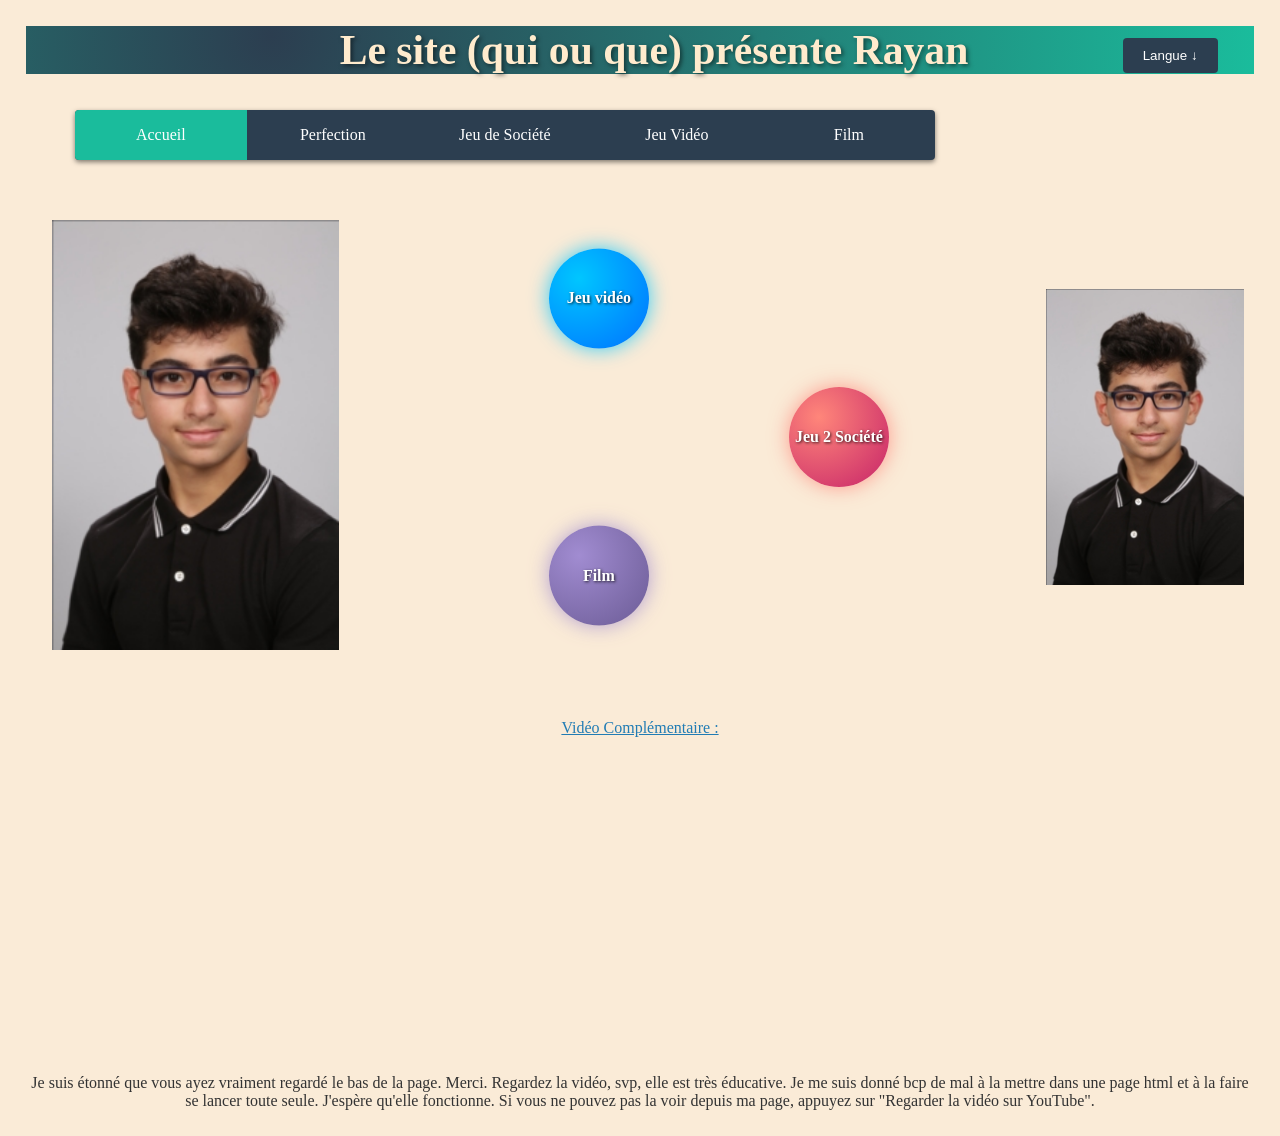
<file: Accueil/Accueil.html>
<!DOCTYPE html>
<html>
    <head>
        <meta charset="utf-8">
        <meta content="width=device-width, initial-scale=1.0">
        <title>Rayan.html</title>
        <link rel="icon" href="../Images/Echequier.jpg">
        <link rel="stylesheet" href="Accueil.css">
    </head>

    <body>

        <div class="titre">
            <h1 style="display: inline; margin: 0% 0% 0% 13%;">Le site (qui ou que) présente Rayan</h1>
            <div style="position: relative; display: inline-block; float: right; margin: 1% 3% 1% 0%;">
                <button class="hover-button">Langue ↓</button>
                <div class="hover-text">
                    <a href="Accueil_eng.html">Anglais</a>
                    <a href="Accueil.html">Français</a>
                </div>
            </div>
        </div>

        <nav class="navbar">
            <ul>
                <li><a href="Accueil.html" class="active">Accueil</a></li>
                <li><a href="../Minimum/minimum.html">Perfection</a></li>
                <li><a href="../Echecs/Echecs.html">Jeu de Société</a></li>
                <li><a href="../Clash%20Royale/CR.html">Jeu Vidéo</a></li>
                <li><a href="../Hunger%20Games/Hunger%20Games.html">Film</a></li>
            </ul>
        </nav>

        <table style="width: 100%; margin: 1% 2%;">
            <tr>

                <td style="width: 50%;">
                    <img src="Rayan.png" alt="Ma belle Photo" width="80%" height="auto">
                </td>

                <td style="width: 2%;"> </td>

                <td style="width: 100%; float: left;">
                    <div class="container">
                        <div class="orbit">

                            <div class="sphere-container" style="--rotation-offset: 0deg;">
                                <div class="sphere sphere-1">
                                    <a href="../Echecs/Echecs.html" class="sphere-text counter-orbit">Jeu 2 Société</a>
                                </div>
                            </div>

                            <div class="sphere-container" style="--rotation-offset: 120deg;">
                                <div class="sphere sphere-2">
                                    <a href="../Hunger%20Games/Hunger%20Games.html" class="sphere-text counter-orbit">Film</a>
                                </div>
                            </div>

                            <div class="sphere-container" style="--rotation-offset: 240deg;">
                                <div class="sphere sphere-3">
                                    <a href="../Clash%20Royale/CR.html" class="sphere-text counter-orbit">Jeu vidéo</a>
                                </div>
                            </div>

                        </div>
                    </div>
                </td>

                <td style="width: 2%;"> </td>

                <td style="width: 50%;">
                    <img src="Rayan.png" alt="Ma belle Photo" width="80%" height="auto" style="float: right; padding: 0% 10%;">
                </td>

            </tr>
        </table>

        <p><br></p>

        <div style="text-align: center;">
            <p> <a href="https://www.youtube.com/embed/xvFZjo5PgG0?start=1">Vidéo Complémentaire :</a> </p>
            <iframe width="560" height="315" src="https://www.youtube.com/embed/xvFZjo5PgG0?start=1" style="border: none;" allow="accelerometer; autoplay; clipboard-write; encrypted-media; gyroscope; picture-in-picture; web-share" allowfullscreen> </iframe>
        </div>

        <p><br>Je suis étonné que vous ayez vraiment regardé le bas de la page. Merci. Regardez la vidéo, svp, elle est très éducative. Je me suis donné bcp de mal à la mettre dans une page html et à la faire se lancer toute seule. J'espère qu'elle fonctionne. Si vous ne pouvez pas la voir depuis ma page, appuyez sur "Regarder la vidéo sur YouTube".<br></p>

        <script>
            // Script pour gérer la rotation, l'orientation du texte et les interactions
            document.addEventListener('DOMContentLoaded', function() {
                const orbitElement = document.querySelector('.orbit');
                const counterOrbitTexts = document.querySelectorAll('.counter-orbit');
                const spheres = document.querySelectorAll('.sphere');
                let sphereRotating = true;
                let textOrbiting = true;

                // Fonction pour contrôler la pause/reprise de l'animation des sphères
                function toggleRotation(paused) {
                    orbitElement.style.animationPlayState = paused ? 'paused' : 'running';
                    sphereRotating = !paused;
                }

                // Fonction pour contrôler la pause/reprise de l'animation du texte
                function toggleTextRotation(paused) {
                    counterOrbitTexts.forEach(text => {
                        text.style.animationPlayState = paused ? 'paused' : 'running';
                    });
                    textOrbiting = !paused;
                }

                // Ajouter les événements de survol pour chaque sphère
                spheres.forEach((sphere, index) => {
                    // Au survol de la sphère
                    sphere.addEventListener('mouseenter', () => {
                        toggleRotation(true); // Arrêter la rotation des sphères
                        toggleTextRotation(true); // Arrêter la rotation du texte

                        // Appliquer le zoom à la sphère survolée
                        sphere.classList.add('sphere-zoomed');

                        // Appliquer l'assombrissement aux autres sphères
                        spheres.forEach((otherSphere, otherIndex) => {
                            if (otherIndex !== index) {
                                otherSphere.classList.add('sphere-darkened');
                            }
                        });
                    });

                    // À la sortie du survol
                    sphere.addEventListener('mouseleave', () => {
                        toggleRotation(false); // Reprendre la rotation des sphères
                        toggleTextRotation(false); // Reprendre la rotation du texte

                        // Retirer le zoom de la sphère
                        sphere.classList.remove('sphere-zoomed');

                        // Retirer l'assombrissement des autres sphères
                        spheres.forEach(otherSphere => {
                            otherSphere.classList.remove('sphere-darkened');
                        });
                    });
                });
            });
        </script>

    </body>
</html>
</file>
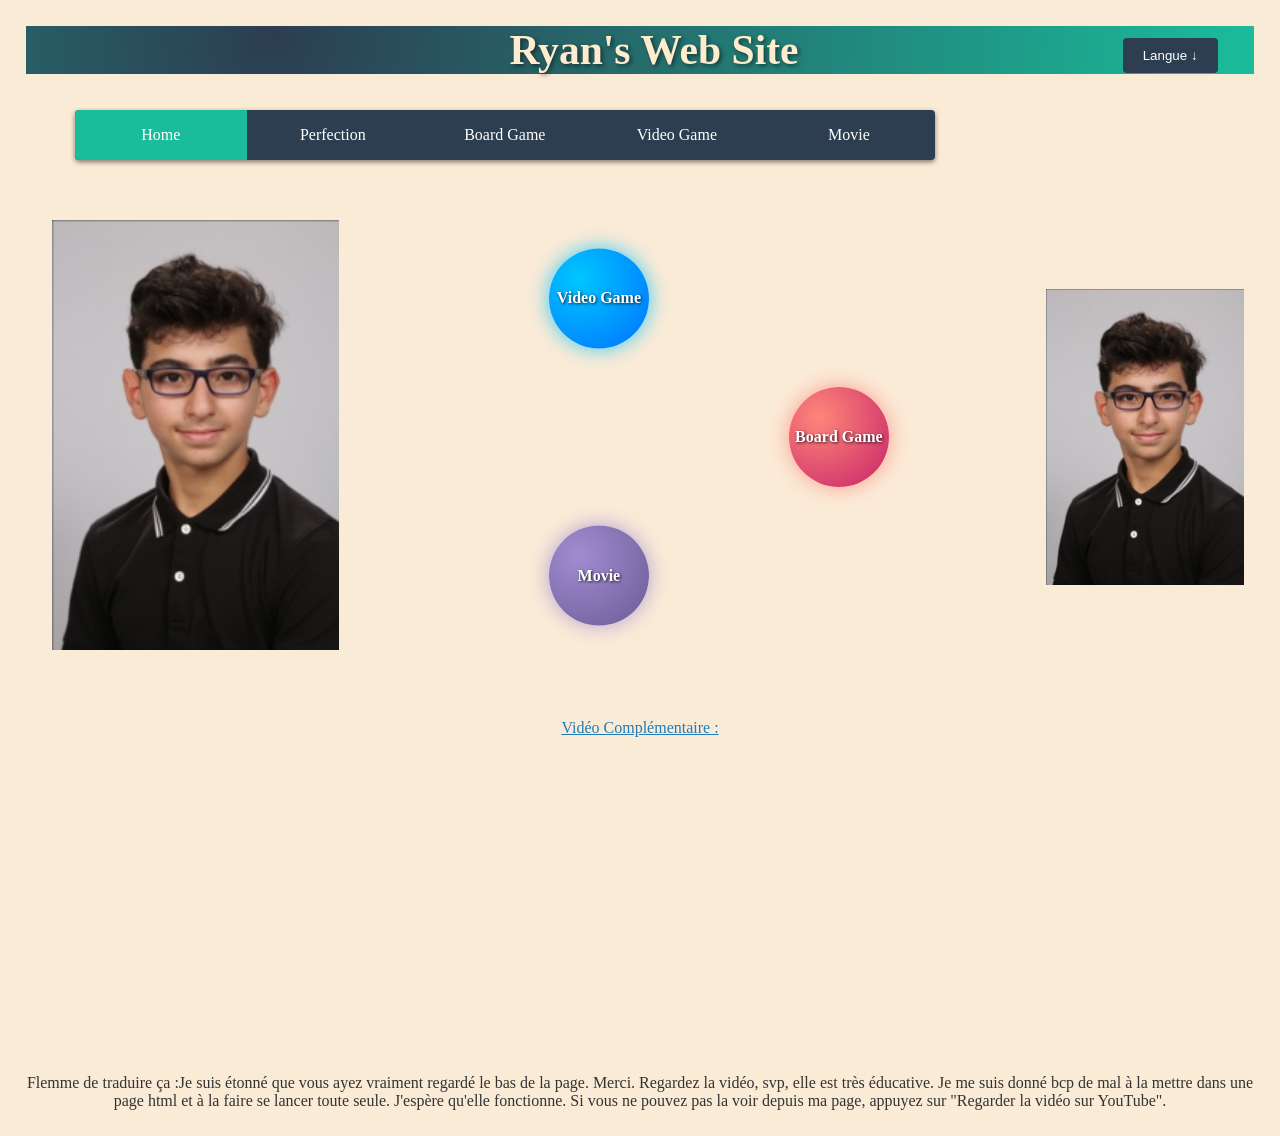
<file: Accueil/Accueil_eng.html>
<!DOCTYPE html>
<html>
<head>
    <meta charset="utf-8">
    <meta content="width=device-width, initial-scale=1.0">
    <title>Ryan.html</title>
    <link rel="icon" href="../Images/Echequier.jpg">
    <link rel="stylesheet" href="Accueil.css">
</head>

<body>

    <div class="titre">
        <h1 style="display: inline; margin: 0% 0% 0% 13%;">Ryan's Web Site</h1>
        <div style="position: relative; display: inline-block; float: right; margin: 1% 3% 1% 0%;">
            <button class="hover-button">Langue ↓</button>
            <div class="hover-text">
                <a href="Accueil_eng.html">English</a>
                <a href="Accueil.html">French</a>
            </div>
        </div>
    </div>

    <nav class="navbar">
        <ul>
            <li><a href="Accueil_eng.html" class="active">Home</a></li>
            <li><a href="../Minimum/minimum_eng.html">Perfection</a></li>
            <li><a href="../Echecs/Echecs_eng.html">Board Game</a></li>
            <li><a href="../Clash%20Royale/CR_eng.html">Video Game</a></li>
            <li><a href="../Hunger%20Games/Hunger%20Games_eng.html">Movie</a></li>
        </ul>
    </nav>

    <table style="width: 100%; margin: 1% 2%;">
        <tr>

            <td style="width: 50%;">
                <img src="Rayan.png" alt="Ma belle Photo" width="80%" height="auto">
            </td>

            <td style="width: 2%;"> </td>

            <td style="width: 100%; float: left;">
                <div class="container">
                    <div class="orbit">

                        <div class="sphere-container" style="--rotation-offset: 0deg;">
                            <div class="sphere sphere-1">
                                <a href="../Echecs/Echecs_eng.html" class="sphere-text counter-orbit">Board Game</a>
                            </div>
                        </div>

                        <div class="sphere-container" style="--rotation-offset: 120deg;">
                            <div class="sphere sphere-2">
                                <a href="../Hunger%20Games/Hunger%20Games_eng.html" class="sphere-text counter-orbit">Movie</a>
                            </div>
                        </div>

                        <div class="sphere-container" style="--rotation-offset: 240deg;">
                            <div class="sphere sphere-3">
                                <a href="../Clash%20Royale/CR_eng.html" class="sphere-text counter-orbit">Video Game</a>
                            </div>
                        </div>

                    </div>
                </div>
            </td>

            <td style="width: 2%;"> </td>

            <td style="width: 50%;">
                <img src="Rayan.png" alt="Ma belle Photo" width="80%" height="auto" style="float: right; padding: 0% 10%;">
            </td>

        </tr>
    </table>

    <p><br></p>

    <div style="text-align: center;">
        <p> <a href="https://www.youtube.com/embed/xvFZjo5PgG0?start=1">Vidéo Complémentaire :</a> </p>
        <iframe width="560" height="315" src="https://www.youtube.com/embed/xvFZjo5PgG0?start=1" style="border: none;" allow="accelerometer; autoplay; clipboard-write; encrypted-media; gyroscope; picture-in-picture; web-share" allowfullscreen> </iframe>
    </div>

    <p><br>Flemme de traduire ça :Je suis étonné que vous ayez vraiment regardé le bas de la page. Merci. Regardez la vidéo, svp, elle est très éducative. Je me suis donné bcp de mal à la mettre dans une page html et à la faire se lancer toute seule. J'espère qu'elle fonctionne. Si vous ne pouvez pas la voir depuis ma page, appuyez sur "Regarder la vidéo sur YouTube".<br></p>

    <script>
        // Script pour gérer la rotation, l'orientation du texte et les interactions
        document.addEventListener('DOMContentLoaded', function() {
            const orbitElement = document.querySelector('.orbit');
            const counterOrbitTexts = document.querySelectorAll('.counter-orbit');
            const spheres = document.querySelectorAll('.sphere');
            let sphereRotating = true;
            let textOrbiting = true;

            // Fonction pour contrôler la pause/reprise de l'animation des sphères
            function toggleRotation(paused) {
                orbitElement.style.animationPlayState = paused ? 'paused' : 'running';
                sphereRotating = !paused;
            }

            // Fonction pour contrôler la pause/reprise de l'animation du texte
            function toggleTextRotation(paused) {
                counterOrbitTexts.forEach(text => {
                    text.style.animationPlayState = paused ? 'paused' : 'running';
                });
                textOrbiting = !paused;
            }

            // Ajouter les événements de survol pour chaque sphère
            spheres.forEach((sphere, index) => {
                // Au survol de la sphère
                sphere.addEventListener('mouseenter', () => {
                    toggleRotation(true); // Arrêter la rotation des sphères
                    toggleTextRotation(true); // Arrêter la rotation du texte

                    // Appliquer le zoom à la sphère survolée
                    sphere.classList.add('sphere-zoomed');

                    // Appliquer l'assombrissement aux autres sphères
                    spheres.forEach((otherSphere, otherIndex) => {
                        if (otherIndex !== index) {
                            otherSphere.classList.add('sphere-darkened');
                        }
                    });
                });

                // À la sortie du survol
                sphere.addEventListener('mouseleave', () => {
                    toggleRotation(false); // Reprendre la rotation des sphères
                    toggleTextRotation(false); // Reprendre la rotation du texte

                    // Retirer le zoom de la sphère
                    sphere.classList.remove('sphere-zoomed');

                    // Retirer l'assombrissement des autres sphères
                    spheres.forEach(otherSphere => {
                        otherSphere.classList.remove('sphere-darkened');
                    });
                });
            });
        });
    </script>

</body>
</html>
</file>
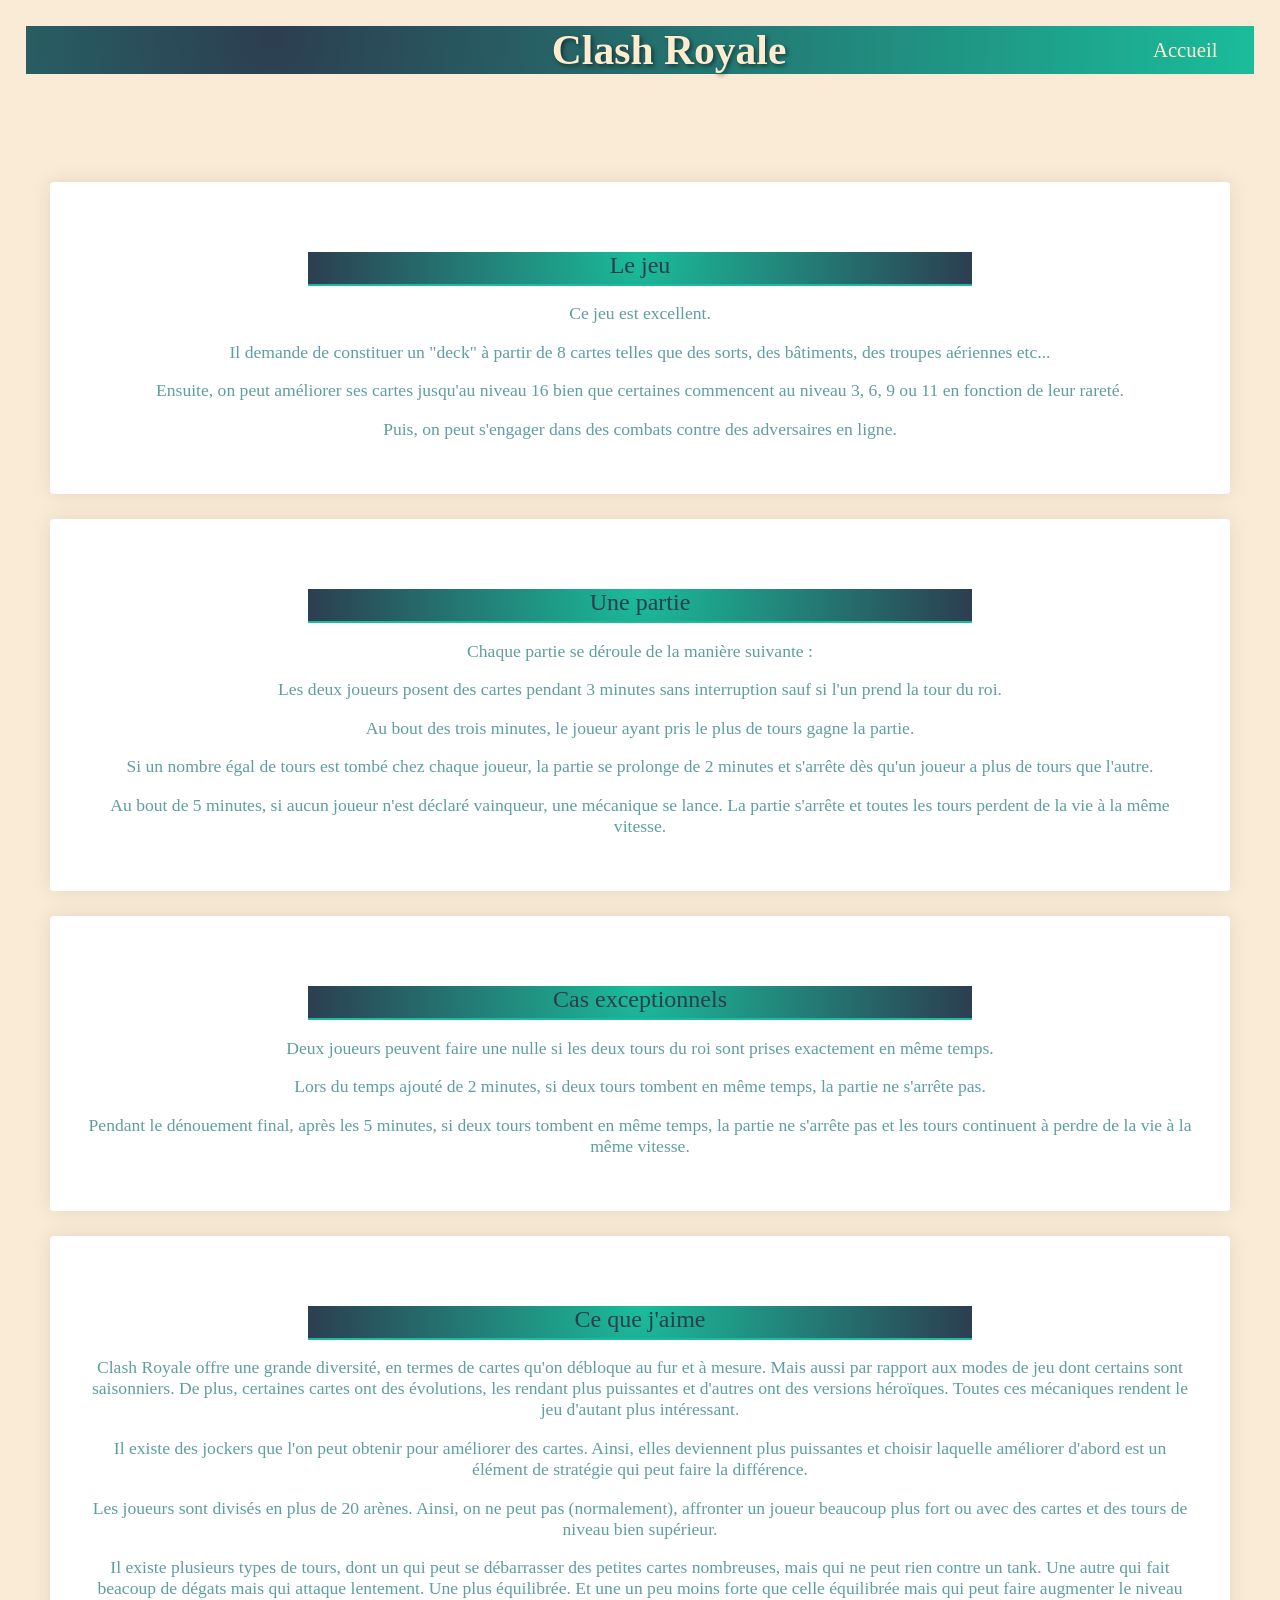
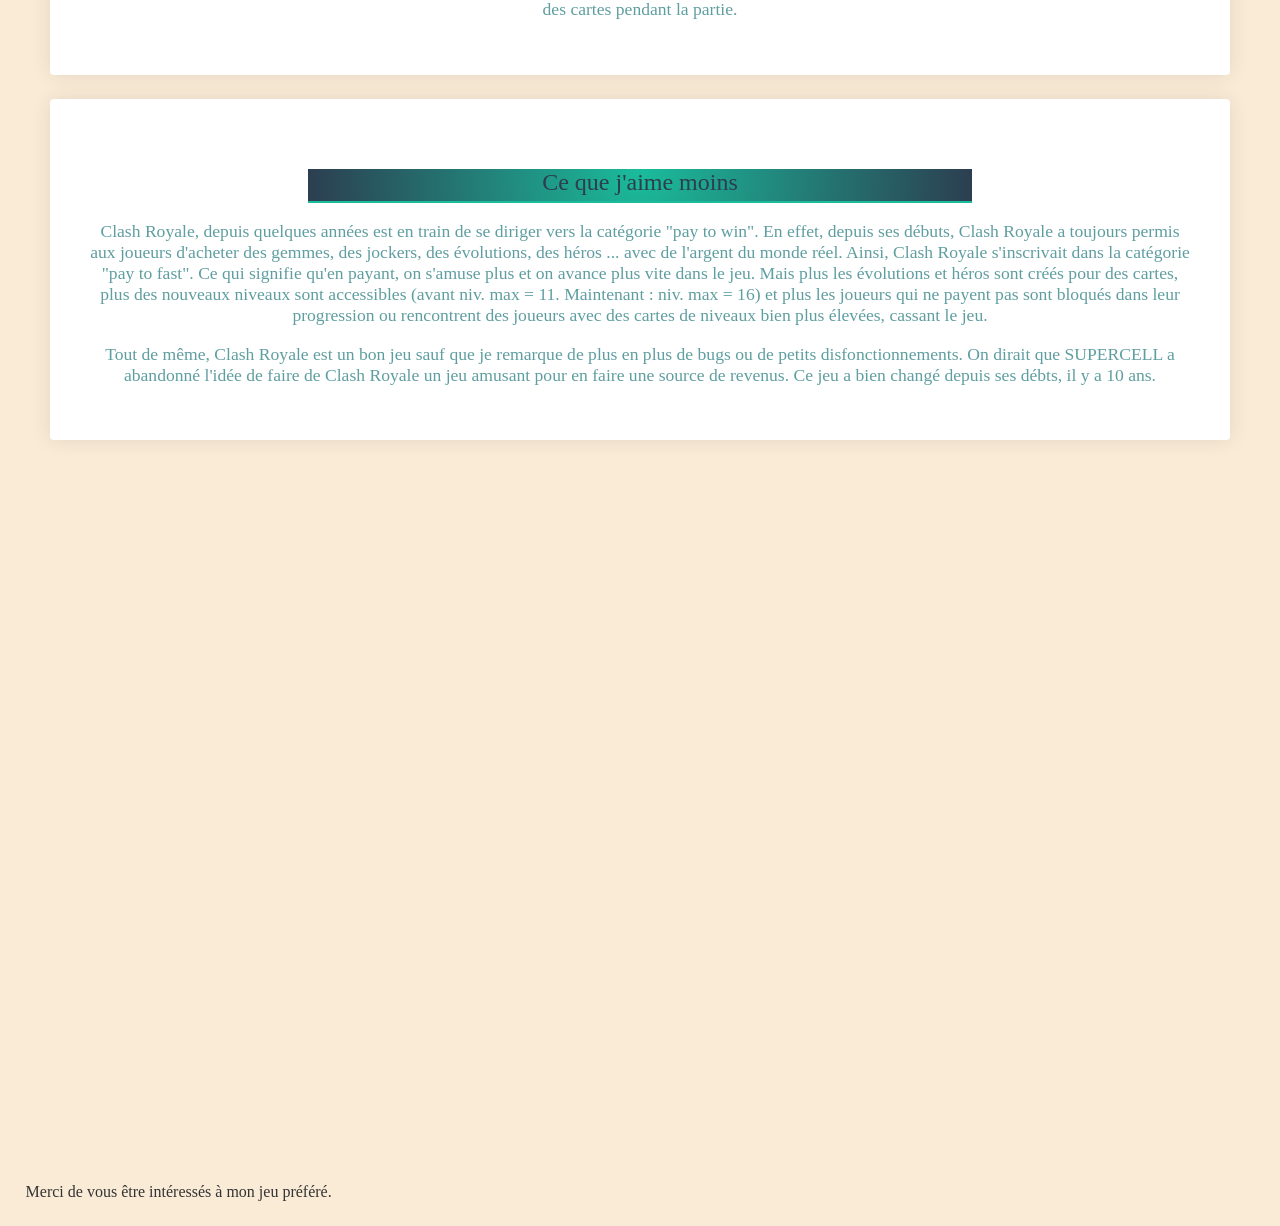
<file: Clash Royale/CR.html>
<!DOCTYPE html>
<html lang="en">
<head>
    <meta charset="utf-8">
    <title>Une partie en 3 phases</title>
    <link rel="stylesheet" href="CR.css">
</head>
<body>

    <div class="titre">
        <h1 style="display: inline; margin: 0% 0% 0% 13%;">Clash Royale</h1>
        <div style="display: inline; float: right; margin: 1% 3% 1% 0%;">
            <a href="../Accueil/Accueil.html" style="text-decoration: none; color: blanchedalmond;">Accueil</a>
        </div>
    </div>

    <br><br><br><br><br><br>

    <div class="groupe">
        <p id="title">Le jeu</p>
        <p>Ce jeu est excellent.</p>
        <p>Il demande de constituer un "deck" à partir de 8 cartes telles que des sorts, des bâtiments, des troupes aériennes etc...</p>
        <p>Ensuite, on peut améliorer ses cartes jusqu'au niveau 16 bien que certaines commencent au niveau 3, 6, 9 ou 11 en fonction de leur rareté.</p>
        <p>Puis, on peut s'engager dans des combats contre des adversaires en ligne.</p>
    </div>

    <div class="groupe">
        <p id="title">Une partie</p>
        <p>Chaque partie se déroule de la manière suivante :</p>
        <p>Les deux joueurs posent des cartes pendant 3 minutes sans interruption sauf si l'un prend la tour du roi.</p>
        <p>Au bout des trois minutes, le joueur ayant pris le plus de tours gagne la partie.</p>
        <p>Si un nombre égal de tours est tombé chez chaque joueur, la partie se prolonge de 2 minutes et s'arrête dès qu'un joueur a plus de tours que l'autre.</p>
        <p>Au bout de 5 minutes, si aucun joueur n'est déclaré vainqueur, une mécanique se lance. La partie s'arrête et toutes les tours perdent de la vie à la même vitesse.</p>
    </div>

    <div class="groupe">
        <p id="title">Cas exceptionnels</p>
        <p>Deux joueurs peuvent faire une nulle si les deux tours du roi sont prises exactement en même temps.</p>
        <p>Lors du temps ajouté de 2 minutes, si deux tours tombent en même temps, la partie ne s'arrête pas.</p>
        <p>Pendant le dénouement final, après les 5 minutes, si deux tours tombent en même temps, la partie ne s'arrête pas et les tours continuent à perdre de la vie à la même vitesse.</p>
    </div>

    <div class="groupe">
        <p id="title">Ce que j'aime</p>
        <p>Clash Royale offre une grande diversité, en termes de cartes qu'on débloque au fur et à mesure. Mais aussi par rapport aux modes de jeu dont certains sont saisonniers. De plus, certaines cartes ont des évolutions, les rendant plus puissantes et d'autres ont des versions héroïques. Toutes ces mécaniques rendent le jeu d'autant plus intéressant.</p>
        <p>Il existe des jockers que l'on peut obtenir pour améliorer des cartes. Ainsi, elles deviennent plus puissantes et choisir laquelle améliorer d'abord est un élément de stratégie qui peut faire la différence.</p>
        <p>Les joueurs sont divisés en plus de 20 arènes. Ainsi, on ne peut pas (normalement), affronter un joueur beaucoup plus fort ou avec des cartes et des tours de niveau bien supérieur.</p>
        <p>Il existe plusieurs types de tours, dont un qui peut se débarrasser des petites cartes nombreuses, mais qui ne peut rien contre un tank. Une autre qui fait beacoup de dégats mais qui attaque lentement. Une plus équilibrée. Et une un peu moins forte que celle équilibrée mais qui peut faire augmenter le niveau des cartes pendant la partie.</p>
    </div>

    <div class="groupe">
        <p id="title">Ce que j'aime moins</p>
        <p>Clash Royale, depuis quelques années est en train de se diriger vers la catégorie "pay to win". En effet, depuis ses débuts, Clash Royale a toujours permis aux joueurs d'acheter des gemmes, des jockers, des évolutions, des héros ... avec de l'argent du monde réel. Ainsi, Clash Royale s'inscrivait dans la catégorie "pay to fast". Ce qui signifie qu'en payant, on s'amuse plus et on avance plus vite dans le jeu. Mais plus les évolutions et héros sont créés pour des cartes, plus des nouveaux niveaux sont accessibles (avant niv. max = 11. Maintenant : niv. max = 16) et plus les joueurs qui ne payent pas sont bloqués dans leur progression ou rencontrent des joueurs avec des cartes de niveaux bien plus élevées, cassant le jeu.</p>
        <p>Tout de même, Clash Royale est un bon jeu sauf que je remarque de plus en plus de bugs ou de petits disfonctionnements. On dirait que SUPERCELL a abandonné l'idée de faire de Clash Royale un jeu amusant pour en faire une source de revenus. Ce jeu a bien changé depuis ses débts, il y a 10 ans.</p>
    </div>

    <br><br><br><br><br><br><br><br><br><br><br><br><br>
    <br><br><br><br><br><br><br><br><br><br><br><br><br>
    <br><br><br><br><br><br><br><br><br><br><br><br><br>
    <p>Merci de vous être intéressés à mon jeu préféré.</p>
</body>
</html>
</file>
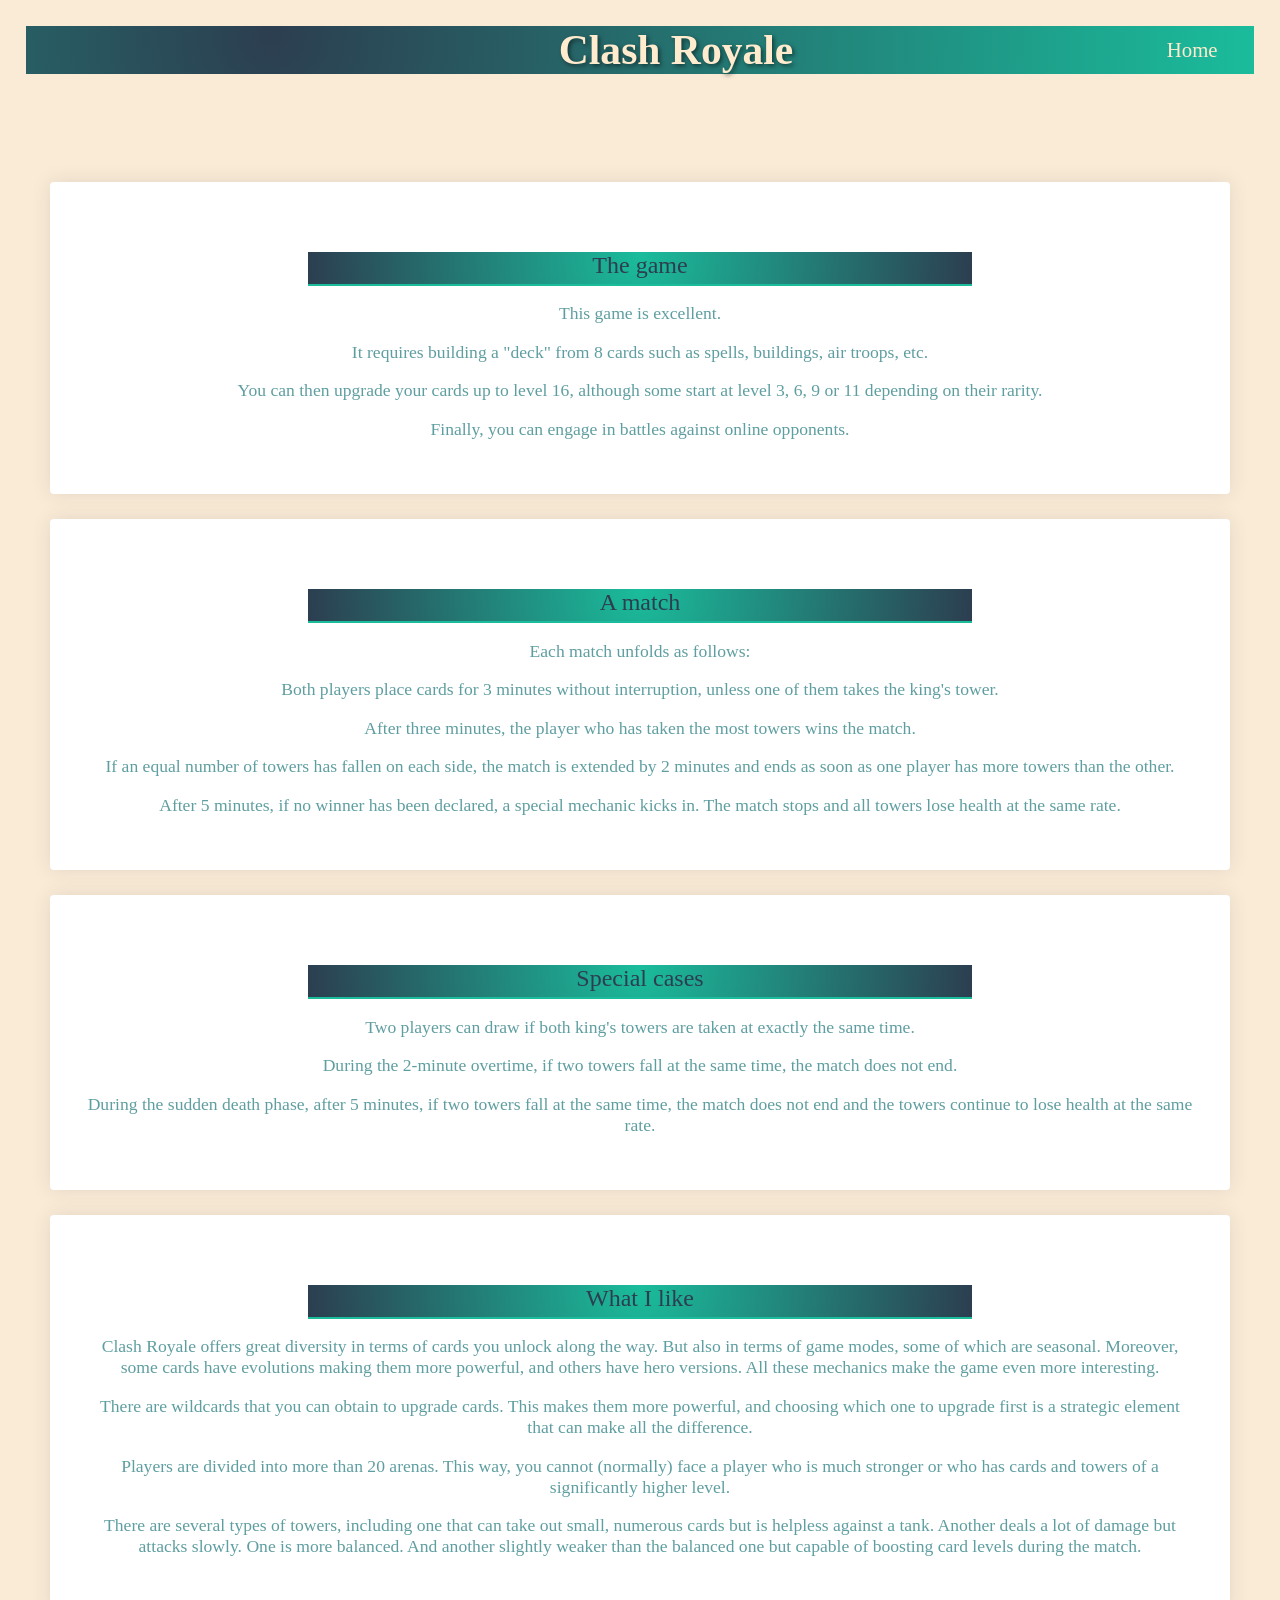
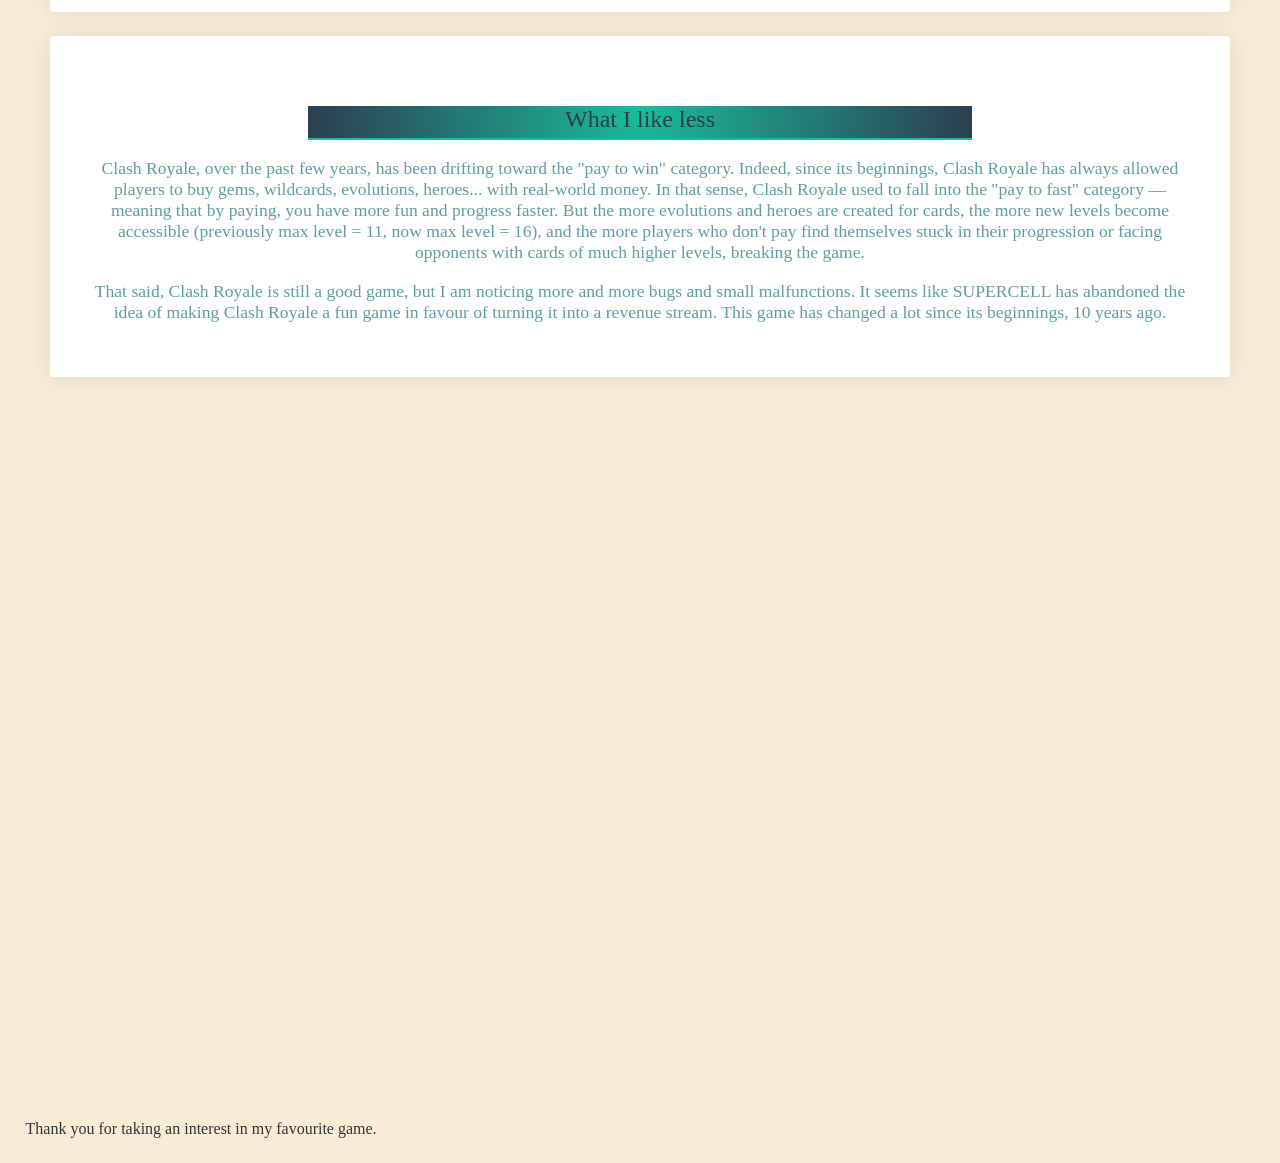
<file: Clash Royale/CR_eng.html>
<!DOCTYPE html>
<html lang="en">
<head>
    <meta charset="utf-8">
    <title>A game in 3 phases</title>
    <link rel="stylesheet" href="CR.css">
</head>
<body>

<div class="titre">
    <h1 style="display: inline; margin: 0% 0% 0% 13%;">Clash Royale</h1>
    <div style="display: inline; float: right; margin: 1% 3% 1% 0%;">
        <a href="../Accueil/Accueil_eng.html" style="text-decoration: none; color: blanchedalmond;">Home</a>
    </div>
</div>

<br><br><br><br><br><br>

<div class="groupe">
    <p id="title">The game</p>
    <p>This game is excellent.</p>
    <p>It requires building a "deck" from 8 cards such as spells, buildings, air troops, etc.</p>
    <p>You can then upgrade your cards up to level 16, although some start at level 3, 6, 9 or 11 depending on their rarity.</p>
    <p>Finally, you can engage in battles against online opponents.</p>
</div>

<div class="groupe">
    <p id="title">A match</p>
    <p>Each match unfolds as follows:</p>
    <p>Both players place cards for 3 minutes without interruption, unless one of them takes the king's tower.</p>
    <p>After three minutes, the player who has taken the most towers wins the match.</p>
    <p>If an equal number of towers has fallen on each side, the match is extended by 2 minutes and ends as soon as one player has more towers than the other.</p>
    <p>After 5 minutes, if no winner has been declared, a special mechanic kicks in. The match stops and all towers lose health at the same rate.</p>
</div>

<div class="groupe">
    <p id="title">Special cases</p>
    <p>Two players can draw if both king's towers are taken at exactly the same time.</p>
    <p>During the 2-minute overtime, if two towers fall at the same time, the match does not end.</p>
    <p>During the sudden death phase, after 5 minutes, if two towers fall at the same time, the match does not end and the towers continue to lose health at the same rate.</p>
</div>

<div class="groupe">
    <p id="title">What I like</p>
    <p>Clash Royale offers great diversity in terms of cards you unlock along the way. But also in terms of game modes, some of which are seasonal. Moreover, some cards have evolutions making them more powerful, and others have hero versions. All these mechanics make the game even more interesting.</p>
    <p>There are wildcards that you can obtain to upgrade cards. This makes them more powerful, and choosing which one to upgrade first is a strategic element that can make all the difference.</p>
    <p>Players are divided into more than 20 arenas. This way, you cannot (normally) face a player who is much stronger or who has cards and towers of a significantly higher level.</p>
    <p>There are several types of towers, including one that can take out small, numerous cards but is helpless against a tank. Another deals a lot of damage but attacks slowly. One is more balanced. And another slightly weaker than the balanced one but capable of boosting card levels during the match.</p>
</div>

<div class="groupe">
    <p id="title">What I like less</p>
    <p>Clash Royale, over the past few years, has been drifting toward the "pay to win" category. Indeed, since its beginnings, Clash Royale has always allowed players to buy gems, wildcards, evolutions, heroes... with real-world money. In that sense, Clash Royale used to fall into the "pay to fast" category — meaning that by paying, you have more fun and progress faster. But the more evolutions and heroes are created for cards, the more new levels become accessible (previously max level = 11, now max level = 16), and the more players who don't pay find themselves stuck in their progression or facing opponents with cards of much higher levels, breaking the game.</p>
    <p>That said, Clash Royale is still a good game, but I am noticing more and more bugs and small malfunctions. It seems like SUPERCELL has abandoned the idea of making Clash Royale a fun game in favour of turning it into a revenue stream. This game has changed a lot since its beginnings, 10 years ago.</p>
</div>

<br><br><br><br><br><br><br><br><br><br><br><br><br>
<br><br><br><br><br><br><br><br><br><br><br><br><br>
<br><br><br><br><br><br><br><br><br><br><br><br><br>
<p>Thank you for taking an interest in my favourite game.</p>
</body>
</html>
</file>
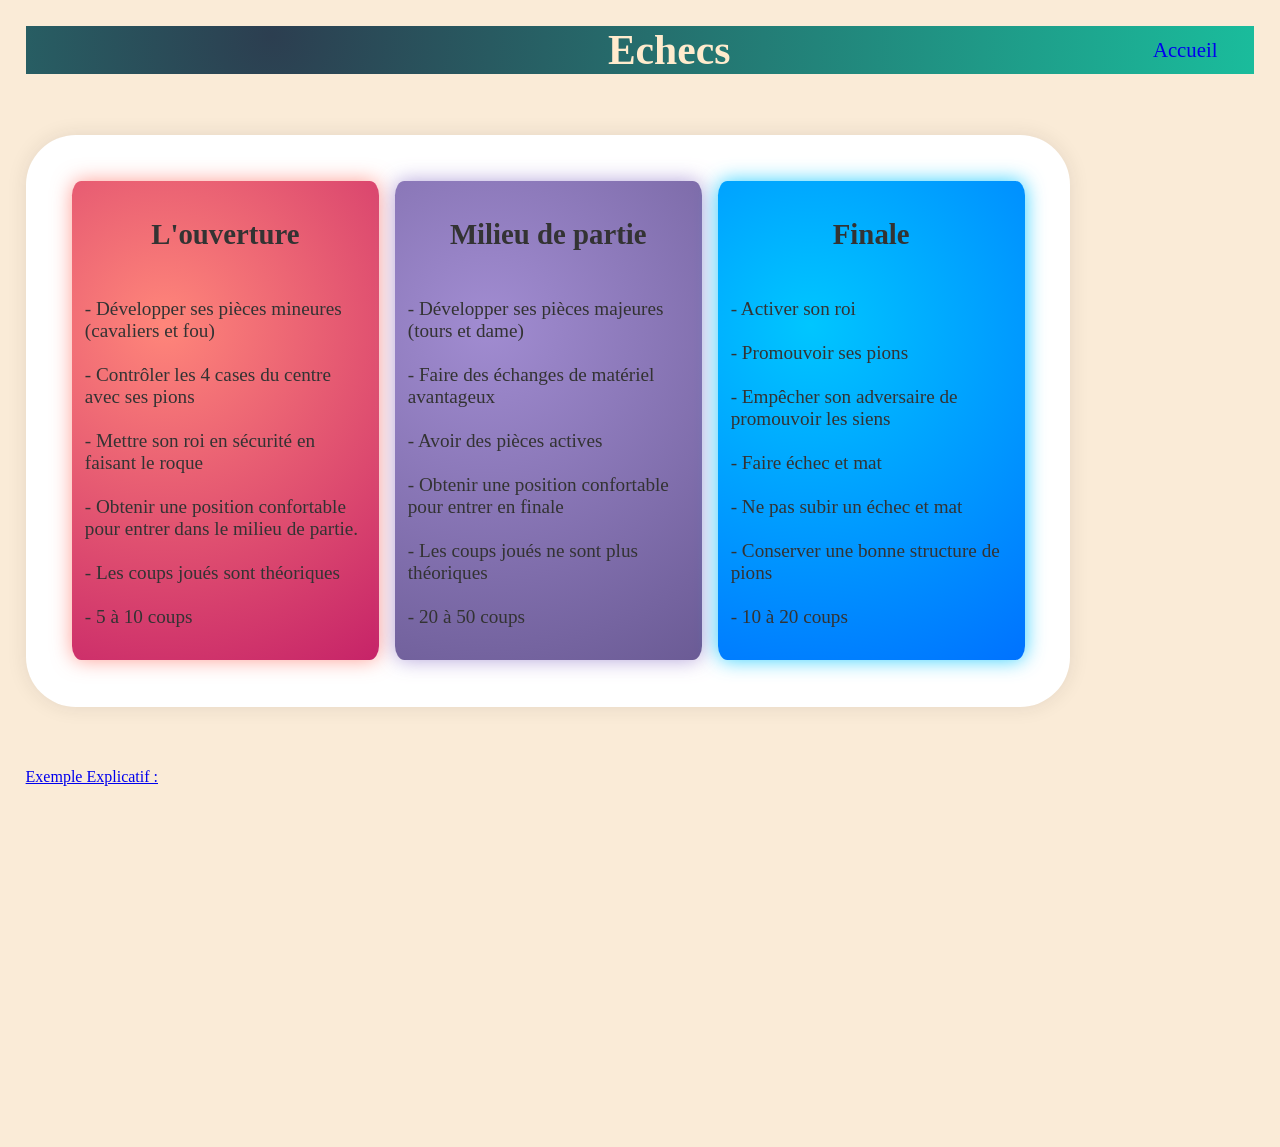
<file: Echecs/Echecs.html>
<!DOCTYPE html>
<html>

    <head>
        <meta charset="utf-8">
        <title>Une partie en 3 phases</title>
        <link rel="stylesheet" href="Echecs.css">
    </head>

    <body>

        <div class="titre">
            <h1 style="display: inline; margin: 0% 0% 0% 13%;">Echecs</h1>
            <div style="display: inline; float: right; margin: 1% 3% 1% 0%;">
                <a href="../Accueil/Accueil.html" style="text-decoration: none;">Accueil</a>
            </div>
        </div>

        <table class="container">
            <tr>

                <td style="width: 33%;">
                    <div class="ROW1">
                        <table>
                            <th id="th">
                                <h2>L'ouverture</h2>
                            </th>
                            <tr><td>
                                <p id="p1">
                                    - Développer ses pièces mineures (cavaliers et fou)<br><br>
                                    - Contrôler les 4 cases du centre avec ses pions<br><br>
                                    - Mettre son roi en sécurité en faisant le roque<br><br>
                                    - Obtenir une position confortable pour entrer dans le milieu de partie.<br><br>
                                    - Les coups joués sont théoriques<br><br>
                                    - 5 à 10 coups
                                </p>
                            </td></tr>
                        </table>
                    </div>
                </td>

                <td style="width: 33%;">
                    <div class="ROW2">
                        <table>
                            <th id="th">
                                <h2>Milieu de partie</h2>
                            </th>
                            <tr>
                                <td>
                                    <p id="p1">
                                        - Développer ses pièces majeures (tours et dame)<br><br>
                                        - Faire des échanges de matériel avantageux<br><br>
                                        - Avoir des pièces actives<br><br>
                                        - Obtenir une position confortable pour entrer en finale<br><br>
                                        - Les coups joués ne sont plus théoriques<br><br>
                                        - 20 à 50 coups
                                    </p>
                                </td>
                            </tr>
                        </table>
                    </div>
                </td>

                <td style="width: 33%;">
                    <div class="ROW3">
                        <table>
                            <th id="th">
                                <h2>Finale</h2>
                            </th>
                            <tr><td>
                                <p id="p1">
                                    - Activer son roi<br><br>
                                    - Promouvoir ses pions<br><br>
                                    - Empêcher son adversaire de promouvoir les siens<br><br>
                                    - Faire échec et mat<br><br>
                                    - Ne pas subir un échec et mat<br><br>
                                    - Conserver une bonne structure de pions<br><br>
                                    - 10 à 20 coups
                                </p>
                            </td></tr>
                        </table>
                    </div>
                </td>

            </tr>
        </table>

        <div style="justify-self: center;">
            <p style="justify-self: center;"><a href="https://youtube.com/shorts/FOHXGl_7BLE?feature=shared">Exemple Explicatif :</a> </p>
            <iframe width="560" height="315" src="https://www.youtube.com/embed/6Bmdj2X9JVo?si=SglWVH7iwCkiv-EF&amp;start=10" frameborder="0" allow="accelerometer; autoplay; encrypted-media; gyroscope; picture-in-picture" allowfullscreen></iframe>
        </div>
        
        <!--
        <div style="justify-self: center;">
            <p style="justify-self: center;"><a href="https://www.youtube.com/embed/xvFZjo5PgG0?start=1">Vidéo Complémentaire :</a> </p>
            <iframe width="560" height="315" src="https://www.youtube.com/embed/xvFZjo5PgG0?start=1" frameborder="0" allow="accelerometer; autoplay; encrypted-media; gyroscope; picture-in-picture" allowfullscreen></iframe>
        </div>
        -->


    </body>
</html>
</file>
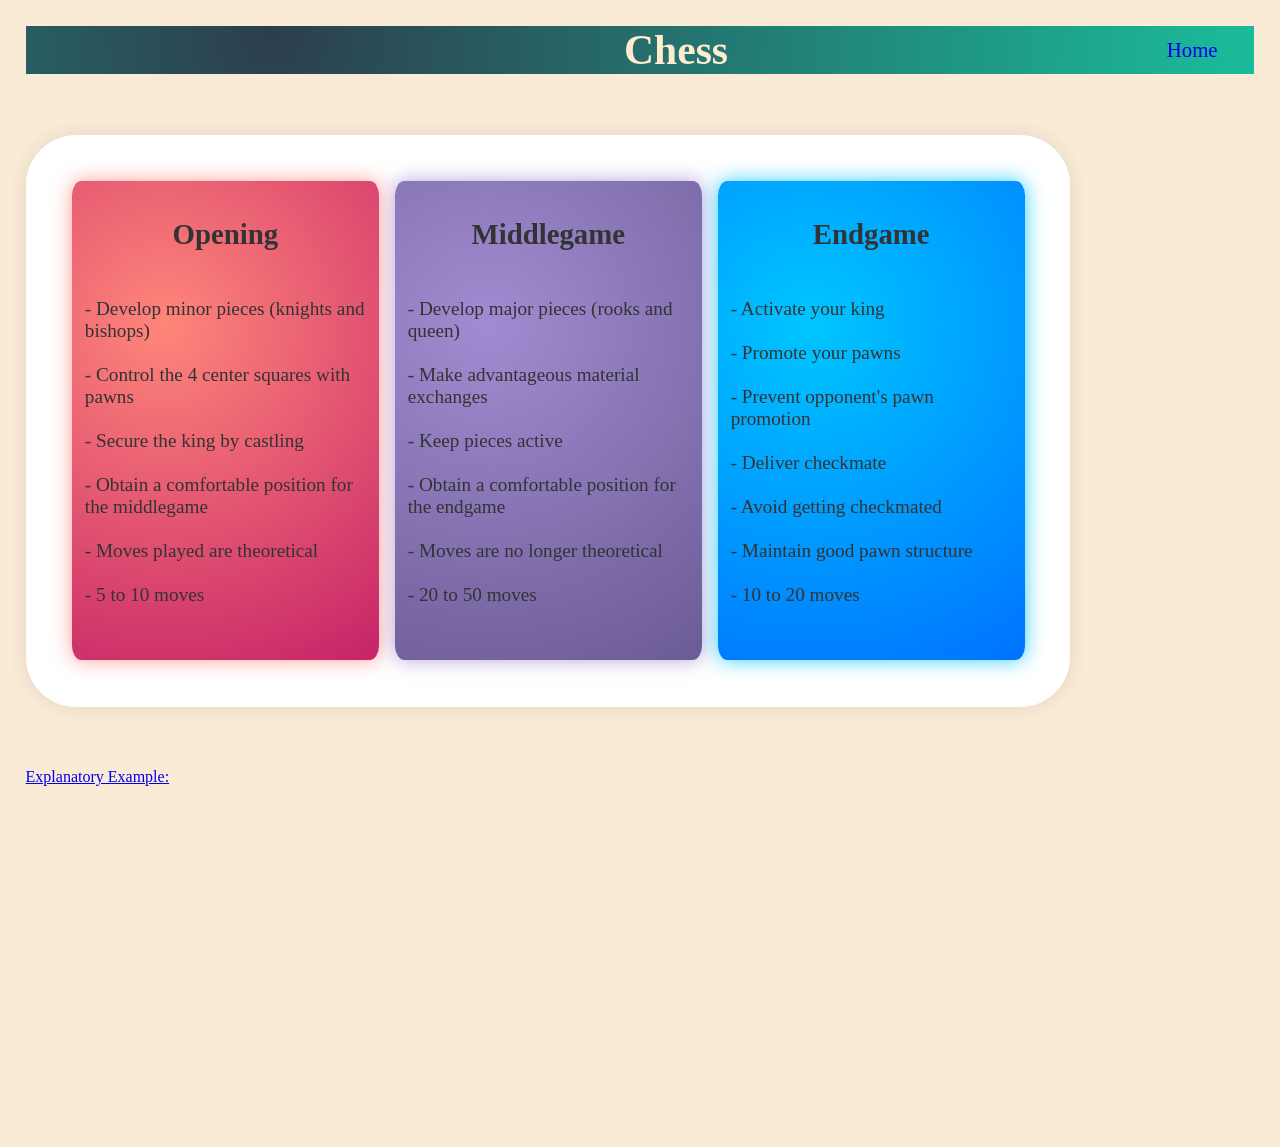
<file: Echecs/Echecs_eng.html>
<!DOCTYPE html>
<html>
    <head>
        <meta charset="utf-8">
        <title>A Game in 3 Phases</title>
        <link rel="icon" href="../Images/Echequier.jpg">
        <link rel="stylesheet" href="Echecs.css">
    </head>

    <body>
        <div class="titre">
            <h1 style="display: inline; margin: 0% 0% 0% 13%;">Chess</h1>
            <div style="display: inline; float: right; margin: 1% 3% 1% 0%;">
                <a href="../Accueil/Accueil_eng.html" style="text-decoration: none;">Home</a>
            </div>
        </div>

        <table class="container">
            <tr>
                <td style="width: 33%;">
                    <div class="ROW1">
                        <table>
                            <th id="th">
                                <h2>Opening</h2>
                            </th>
                            <tr><td>
                                <p id="p1">
                                    - Develop minor pieces (knights and bishops)<br><br>
                                    - Control the 4 center squares with pawns<br><br>
                                    - Secure the king by castling<br><br>
                                    - Obtain a comfortable position for the middlegame<br><br>
                                    - Moves played are theoretical<br><br>
                                    - 5 to 10 moves
                                </p>
                            </td></tr>
                        </table>
                    </div>
                </td>

                <td style="width: 33%;">
                    <div class="ROW2">
                        <table>
                            <th id="th">
                                <h2>Middlegame</h2>
                            </th>
                            <tr>
                                <td>
                                    <p id="p1">
                                        - Develop major pieces (rooks and queen)<br><br>
                                        - Make advantageous material exchanges<br><br>
                                        - Keep pieces active<br><br>
                                        - Obtain a comfortable position for the endgame<br><br>
                                        - Moves are no longer theoretical<br><br>
                                        - 20 to 50 moves
                                    </p>
                                </td>
                            </tr>
                        </table>
                    </div>
                </td>

                <td style="width: 33%;">
                    <div class="ROW3">
                        <table>
                            <th id="th">
                                <h2>Endgame</h2>
                            </th>
                            <tr><td>
                                <p id="p1">
                                    - Activate your king<br><br>
                                    - Promote your pawns<br><br>
                                    - Prevent opponent's pawn promotion<br><br>
                                    - Deliver checkmate<br><br>
                                    - Avoid getting checkmated<br><br>
                                    - Maintain good pawn structure<br><br>
                                    - 10 to 20 moves
                                </p>
                            </td></tr>
                        </table>
                    </div>
                </td>
            </tr>
        </table>

        <div style="justify-self: center;">
            <p style="justify-self: center;"><a href="https://youtube.com/shorts/FOHXGl_7BLE?feature=shared">Explanatory Example:</a> </p>
            <iframe width="560" height="315" src="https://www.youtube.com/embed/6Bmdj2X9JVo?si=SglWVH7iwCkiv-EF&amp;start=10" frameborder="0" allow="accelerometer; autoplay; encrypted-media; gyroscope; picture-in-picture" allowfullscreen></iframe>
        </div>
        
    </body>
</html>
</file>
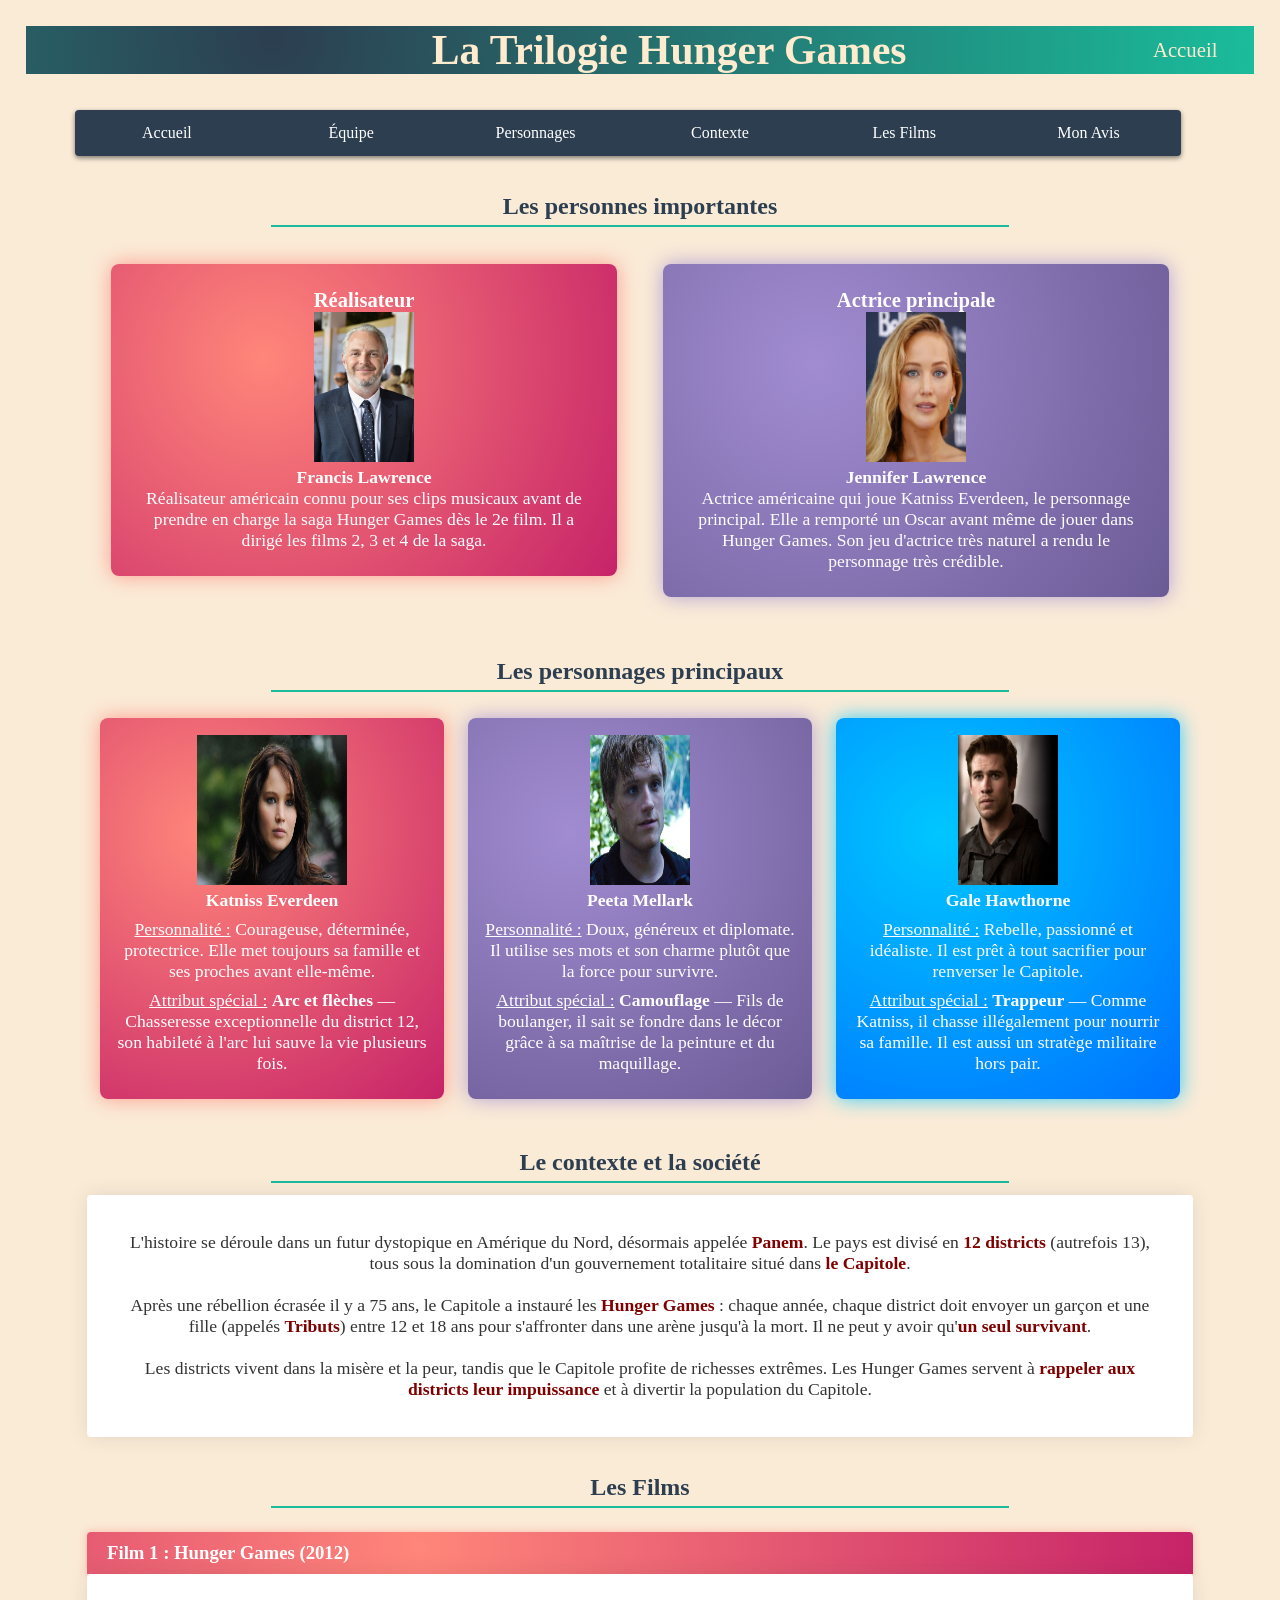
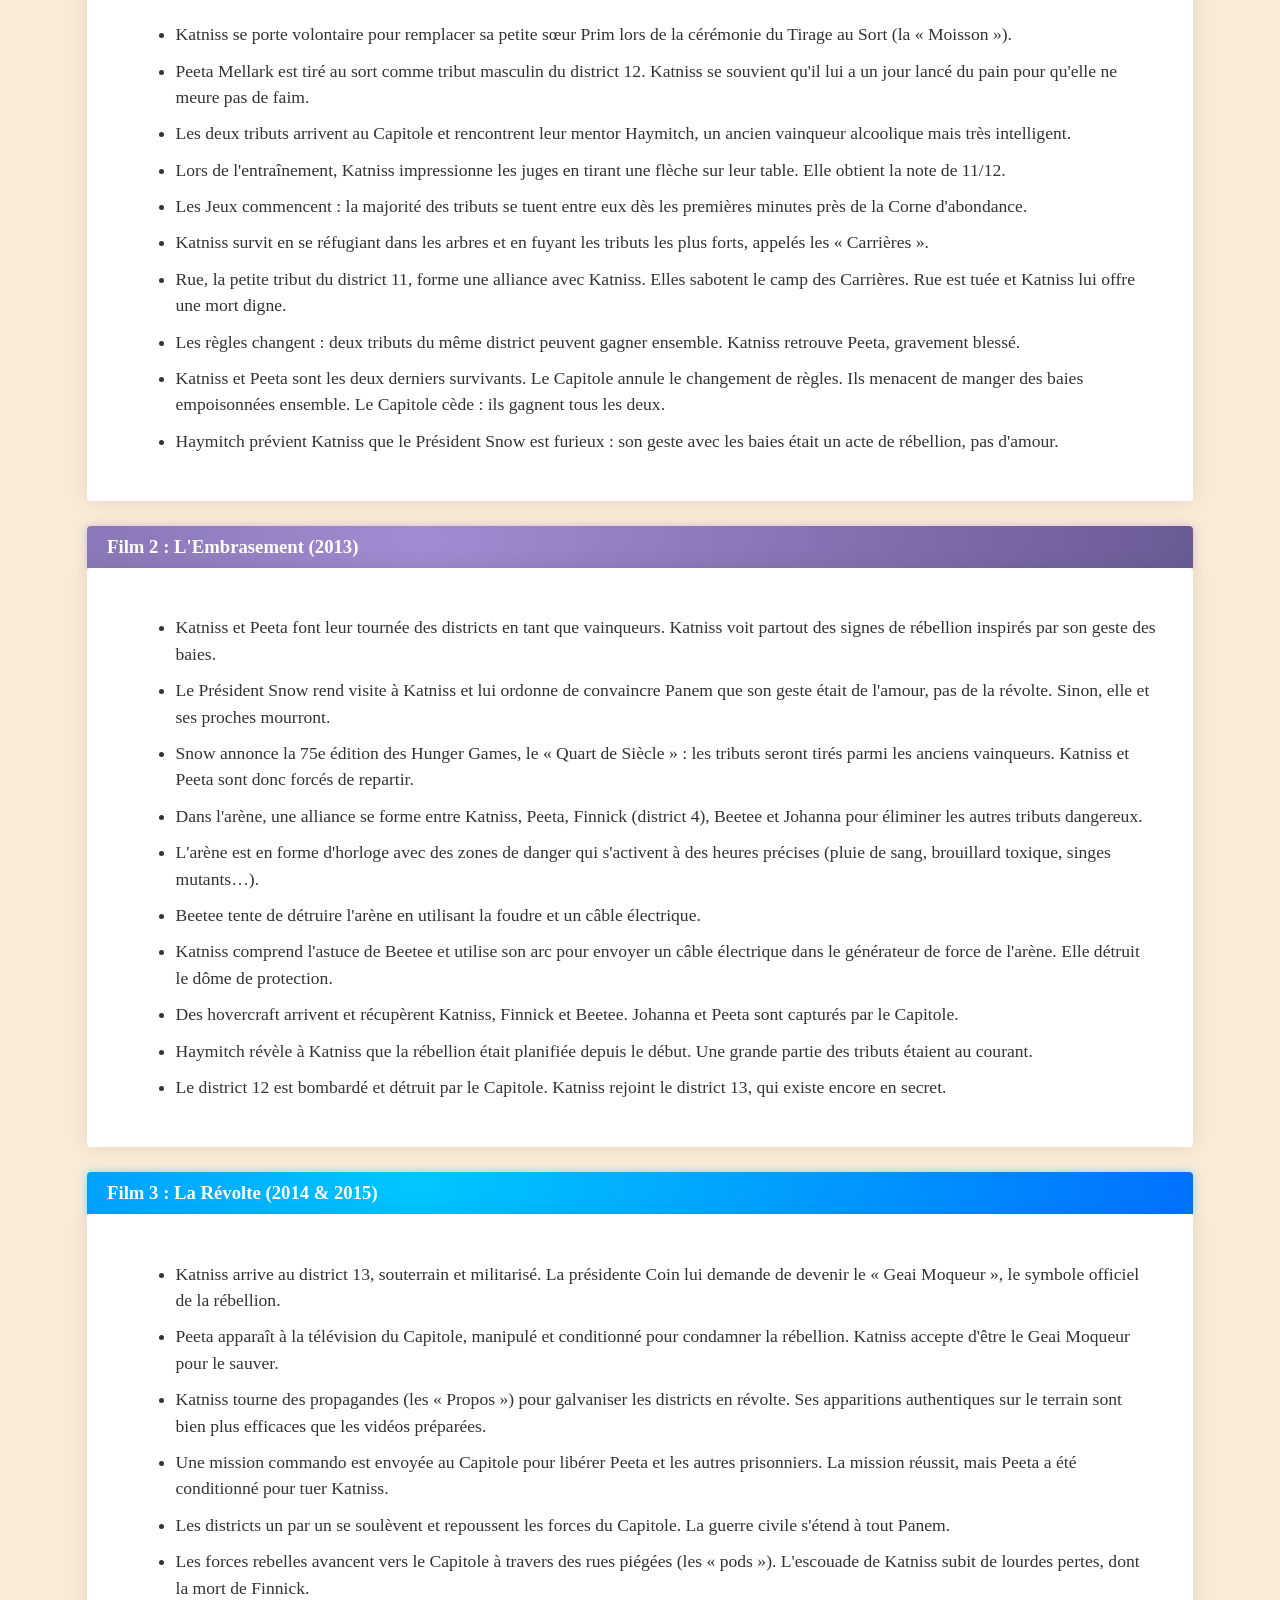
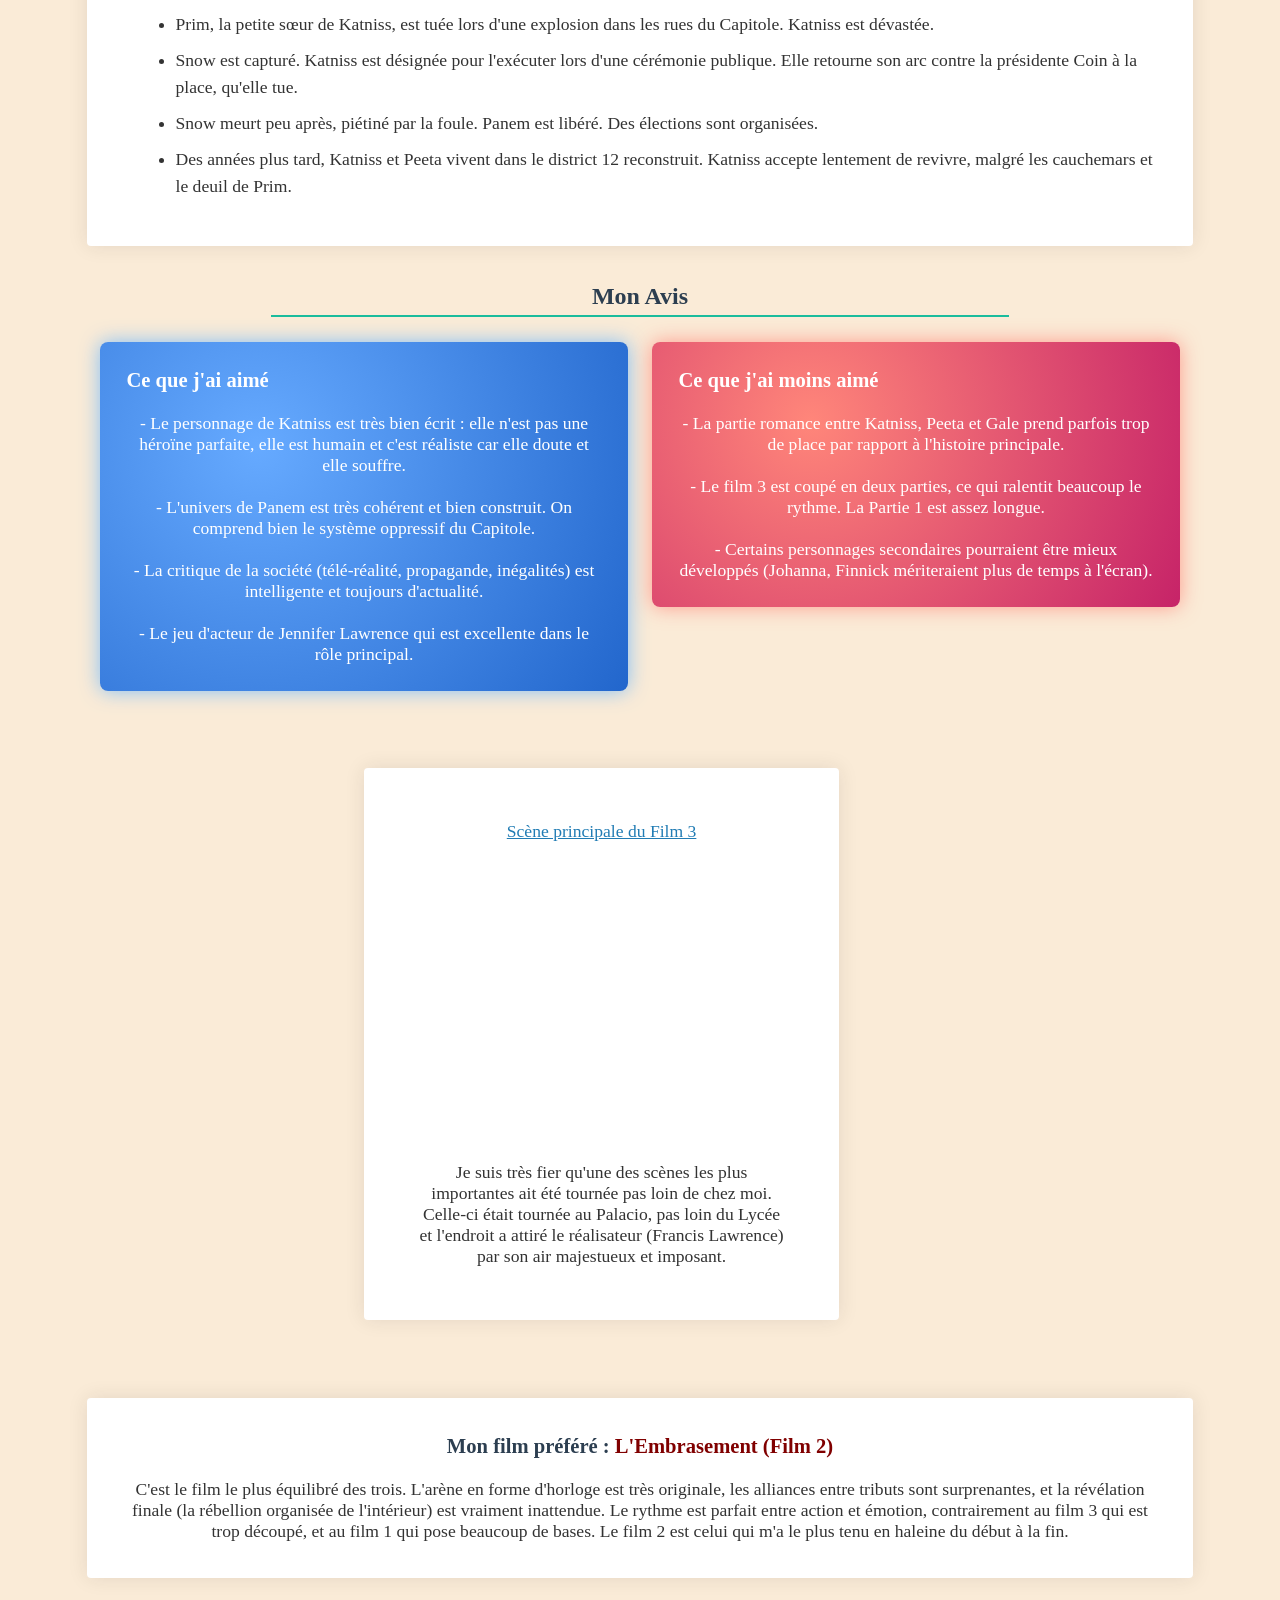
<file: Hunger Games/Hunger Games.html>
<!DOCTYPE html>
<html>
<head>
  <meta charset="utf-8">
  <meta content="width=device-width, initial-scale=1.0">
  <title>Hunger Games</title>
  <link rel="stylesheet" href="HG.css">
</head>

<body>

  <div class="titre">
    <h1 style="display: inline; margin: 0% 0% 0% 13%;">La Trilogie Hunger Games</h1>
    <div style="display: inline; float: right; margin: 1% 3% 1% 0%;">
      <a href="../Accueil/Accueil.html" style="text-decoration: none; color: blanchedalmond;">Accueil</a>
    </div>
  </div>

  <nav class="navbar">
    <ul>
      <li><a href="../Accueil/Accueil.html">Accueil</a></li>
      <li><a href="#equipe">Équipe</a></li>
      <li><a href="#personnages">Personnages</a></li>
      <li><a href="#contexte">Contexte</a></li>
      <li><a href="#films">Les Films</a></li>
      <li><a href="#avis">Mon Avis</a></li>
    </ul>
  </nav>

  <div id="equipe">
    <h2 class="section-title">Les personnes importantes</h2>
  </div>

  <table style="width: 90%; margin: 1% auto;">
    <tr>
      <td style="width: 50%; text-align: center; vertical-align: top; padding: 2%;">
        <div class="container-info ROW1">
          <h3>Réalisateur</h3>
          <img src="Francis.jpg"><br>
          <b>Francis Lawrence</b>
          <p>Réalisateur américain connu pour ses clips musicaux avant de prendre en charge la saga Hunger Games dès le 2e film. Il a dirigé les films 2, 3 et 4 de la saga.</p>
        </div>
      </td>
      <td style="width: 50%; text-align: center; vertical-align: top; padding: 2%;">
        <div class="container-info ROW2">
          <h3>Actrice principale</h3>
          <img src="Jennyfer.jpg"><br>
          <b>Jennifer Lawrence</b>
          <p>Actrice américaine qui joue Katniss Everdeen, le personnage principal. Elle a remporté un Oscar avant même de jouer dans Hunger Games. Son jeu d'actrice très naturel a rendu le personnage très crédible.</p>
        </div>
      </td>
    </tr>
  </table>

  <div id="personnages">
    <h2 class="section-title">Les personnages principaux</h2>
  </div>

  <table style="width: 90%; margin: 1% auto;">
    <tr>

      <td style="width: 33%; text-align: center; vertical-align: top; padding: 1%;">
        <div class="container-info ROW1">
          <img src="Katnis.jpg" style="width: 150px;"><br>
          <b>Katniss Everdeen</b>
          <p style="margin: 8px 0;"><u>Personnalité :</u> Courageuse, déterminée, protectrice. Elle met toujours sa famille et ses proches avant elle-même.</p>
          <p style="margin: 8px 0;"><u>Attribut spécial :</u> <b>Arc et flèches</b> — Chasseresse exceptionnelle du district 12, son habileté à l'arc lui sauve la vie plusieurs fois.</p>
        </div>
      </td>

      <td style="width: 33%; text-align: center; vertical-align: top; padding: 1%;">
        <div class="container-info ROW2">
          <img src="Peeta.png"><br>
          <b>Peeta Mellark</b>
          <p style="margin: 8px 0;"><u>Personnalité :</u> Doux, généreux et diplomate. Il utilise ses mots et son charme plutôt que la force pour survivre.</p>
          <p style="margin: 8px 0;"><u>Attribut spécial :</u> <b>Camouflage</b> — Fils de boulanger, il sait se fondre dans le décor grâce à sa maîtrise de la peinture et du maquillage.</p>
        </div>
      </td>

      <td style="width: 33%; text-align: center; vertical-align: top; padding: 1%;">
        <div class="container-info ROW3">
          <img src="Gale.jpg"><br>
          <b>Gale Hawthorne</b>
          <p style="margin: 8px 0;"><u>Personnalité :</u> Rebelle, passionné et idéaliste. Il est prêt à tout sacrifier pour renverser le Capitole.</p>
          <p style="margin: 8px 0;"><u>Attribut spécial :</u> <b>Trappeur</b> — Comme Katniss, il chasse illégalement pour nourrir sa famille. Il est aussi un stratège militaire hors pair.</p>
        </div>
      </td>

    </tr>
  </table>

  <div id="contexte">
    <h2 class="section-title">Le contexte et la société</h2>
  </div>

  <div class="container-bloc">
    <p>L'histoire se déroule dans un futur dystopique en Amérique du Nord, désormais appelée <b>Panem</b>. Le pays est divisé en <b>12 districts</b> (autrefois 13), tous sous la domination d'un gouvernement totalitaire situé dans <b>le Capitole</b>.</p>
    <br>
    <p>Après une rébellion écrasée il y a 75 ans, le Capitole a instauré les <b>Hunger Games</b> : chaque année, chaque district doit envoyer un garçon et une fille (appelés <b>Tributs</b>) entre 12 et 18 ans pour s'affronter dans une arène jusqu'à la mort. Il ne peut y avoir qu'<b>un seul survivant</b>.</p>
    <br>
    <p>Les districts vivent dans la misère et la peur, tandis que le Capitole profite de richesses extrêmes. Les Hunger Games servent à <b>rappeler aux districts leur impuissance</b> et à divertir la population du Capitole.</p>
  </div>


  <div id="films">
    <h2 class="section-title">Les Films</h2>
  </div>


  <div class="film-titre ROW1-full">
    <h3>Film 1 : Hunger Games (2012)</h3>
  </div>
  <div class="container-bloc">
    <ul class="evenements">
      <li>Katniss se porte volontaire pour remplacer sa petite sœur Prim lors de la cérémonie du Tirage au Sort (la « Moisson »).</li>
      <li>Peeta Mellark est tiré au sort comme tribut masculin du district 12. Katniss se souvient qu'il lui a un jour lancé du pain pour qu'elle ne meure pas de faim.</li>
      <li>Les deux tributs arrivent au Capitole et rencontrent leur mentor Haymitch, un ancien vainqueur alcoolique mais très intelligent.</li>
      <li>Lors de l'entraînement, Katniss impressionne les juges en tirant une flèche sur leur table. Elle obtient la note de 11/12.</li>
      <li>Les Jeux commencent : la majorité des tributs se tuent entre eux dès les premières minutes près de la Corne d'abondance.</li>
      <li>Katniss survit en se réfugiant dans les arbres et en fuyant les tributs les plus forts, appelés les « Carrières ».</li>
      <li>Rue, la petite tribut du district 11, forme une alliance avec Katniss. Elles sabotent le camp des Carrières. Rue est tuée et Katniss lui offre une mort digne.</li>
      <li>Les règles changent : deux tributs du même district peuvent gagner ensemble. Katniss retrouve Peeta, gravement blessé.</li>
      <li>Katniss et Peeta sont les deux derniers survivants. Le Capitole annule le changement de règles. Ils menacent de manger des baies empoisonnées ensemble. Le Capitole cède : ils gagnent tous les deux.</li>
      <li>Haymitch prévient Katniss que le Président Snow est furieux : son geste avec les baies était un acte de rébellion, pas d'amour.</li>
    </ul>
  </div>


  <div class="film-titre ROW2-full">
    <h3>Film 2 : L'Embrasement (2013)</h3>
  </div>
  <div class="container-bloc">
    <ul class="evenements">
      <li>Katniss et Peeta font leur tournée des districts en tant que vainqueurs. Katniss voit partout des signes de rébellion inspirés par son geste des baies.</li>
      <li>Le Président Snow rend visite à Katniss et lui ordonne de convaincre Panem que son geste était de l'amour, pas de la révolte. Sinon, elle et ses proches mourront.</li>
      <li>Snow annonce la 75e édition des Hunger Games, le « Quart de Siècle » : les tributs seront tirés parmi les anciens vainqueurs. Katniss et Peeta sont donc forcés de repartir.</li>
      <li>Dans l'arène, une alliance se forme entre Katniss, Peeta, Finnick (district 4), Beetee et Johanna pour éliminer les autres tributs dangereux.</li>
      <li>L'arène est en forme d'horloge avec des zones de danger qui s'activent à des heures précises (pluie de sang, brouillard toxique, singes mutants…).</li>
      <li>Beetee tente de détruire l'arène en utilisant la foudre et un câble électrique.</li>
      <li>Katniss comprend l'astuce de Beetee et utilise son arc pour envoyer un câble électrique dans le générateur de force de l'arène. Elle détruit le dôme de protection.</li>
      <li>Des hovercraft arrivent et récupèrent Katniss, Finnick et Beetee. Johanna et Peeta sont capturés par le Capitole.</li>
      <li>Haymitch révèle à Katniss que la rébellion était planifiée depuis le début. Une grande partie des tributs étaient au courant.</li>
      <li>Le district 12 est bombardé et détruit par le Capitole. Katniss rejoint le district 13, qui existe encore en secret.</li>
    </ul>
  </div>


  <div class="film-titre ROW3-full">
    <h3>Film 3 : La Révolte (2014 &amp; 2015)</h3>
  </div>
  <div class="container-bloc">
    <ul class="evenements">
      <li>Katniss arrive au district 13, souterrain et militarisé. La présidente Coin lui demande de devenir le « Geai Moqueur », le symbole officiel de la rébellion.</li>
      <li>Peeta apparaît à la télévision du Capitole, manipulé et conditionné pour condamner la rébellion. Katniss accepte d'être le Geai Moqueur pour le sauver.</li>
      <li>Katniss tourne des propagandes (les « Propos ») pour galvaniser les districts en révolte. Ses apparitions authentiques sur le terrain sont bien plus efficaces que les vidéos préparées.</li>
      <li>Une mission commando est envoyée au Capitole pour libérer Peeta et les autres prisonniers. La mission réussit, mais Peeta a été conditionné pour tuer Katniss.</li>
      <li>Les districts un par un se soulèvent et repoussent les forces du Capitole. La guerre civile s'étend à tout Panem.</li>
      <li>Les forces rebelles avancent vers le Capitole à travers des rues piégées (les « pods »). L'escouade de Katniss subit de lourdes pertes, dont la mort de Finnick.</li>
      <li>Prim, la petite sœur de Katniss, est tuée lors d'une explosion dans les rues du Capitole. Katniss est dévastée.</li>
      <li>Snow est capturé. Katniss est désignée pour l'exécuter lors d'une cérémonie publique. Elle retourne son arc contre la présidente Coin à la place, qu'elle tue.</li>
      <li>Snow meurt peu après, piétiné par la foule. Panem est libéré. Des élections sont organisées.</li>
      <li>Des années plus tard, Katniss et Peeta vivent dans le district 12 reconstruit. Katniss accepte lentement de revivre, malgré les cauchemars et le deuil de Prim.</li>
    </ul>
  </div>


  <div id="avis">
    <h2 class="section-title">Mon Avis</h2>
  </div>

  <table style="width: 90%; margin: 1% auto;">
    <tr>
      <td style="width: 50%; vertical-align: top; padding: 1%;">
        <div class="container-info ROW0">
          <h3>Ce que j'ai aimé</h3>
          <br>
          <p>- Le personnage de Katniss est très bien écrit : elle n'est pas une héroïne parfaite, elle est humain et c'est réaliste car elle doute et elle souffre.</p>
          <br>
          <p>- L'univers de Panem est très cohérent et bien construit. On comprend bien le système oppressif du Capitole.</p>
          <br>
          <p>- La critique de la société (télé-réalité, propagande, inégalités) est intelligente et toujours d'actualité.</p>
          <br>
          <p>- Le jeu d'acteur de Jennifer Lawrence qui est excellente dans le rôle principal.</p>
        </div>
      </td>
      <td style="width: 50%; vertical-align: top; padding: 1%;">
        <div class="container-info ROW1">
          <h3>Ce que j'ai moins aimé</h3>
          <br>
          <p>- La partie romance entre Katniss, Peeta et Gale prend parfois trop de place par rapport à l'histoire principale.</p>
          <br>
          <p>- Le film 3 est coupé en deux parties, ce qui ralentit beaucoup le rythme. La Partie 1 est assez longue.</p>
          <br>
          <p>- Certains personnages secondaires pourraient être mieux développés (Johanna, Finnick mériteraient plus de temps à l'écran).</p>
        </div>
      </td>
    </tr>
    <tr>
      <td style="width: 50%; vertical-align: top; padding: 1%;">
        <div class="container-bloc" style="text-align: center; margin: 10% 50%; padding : 10% 10% 10% 10%;">
          <p> <a href="https://www.youtube.com/watch?v=5p-_eL2q0TI">Scène principale du Film 3</a> </p>
          <iframe width="450" height="315" src="https://www.youtube.com/embed/xvFZjo5PgG0?start=1" style="border: none;" allow="accelerometer; autoplay; clipboard-write; encrypted-media; gyroscope; picture-in-picture; web-share" allowfullscreen> </iframe>
          <p>Je suis très fier qu'une des scènes les plus importantes ait été tournée pas loin de chez moi. Celle-ci était tournée au Palacio, pas loin du Lycée et l'endroit a attiré le réalisateur (Francis Lawrence) par son air majestueux et imposant.</p>
        </div>
      </td>
    </tr>
  </table>

  <div class="container-bloc" style="text-align: center;">
    <h3>Mon film préféré : <b>L'Embrasement (Film 2)</b></h3>
    <br>
    <p>C'est le film le plus équilibré des trois. L'arène en forme d'horloge est très originale, les alliances entre tributs sont surprenantes, et la révélation finale (la rébellion organisée de l'intérieur) est vraiment inattendue. Le rythme est parfait entre action et émotion, contrairement au film 3 qui est trop découpé, et au film 1 qui pose beaucoup de bases. Le film 2 est celui qui m'a le plus tenu en haleine du début à la fin.</p>
  </div>

  <p><br></p>

</body>
</html>
</file>
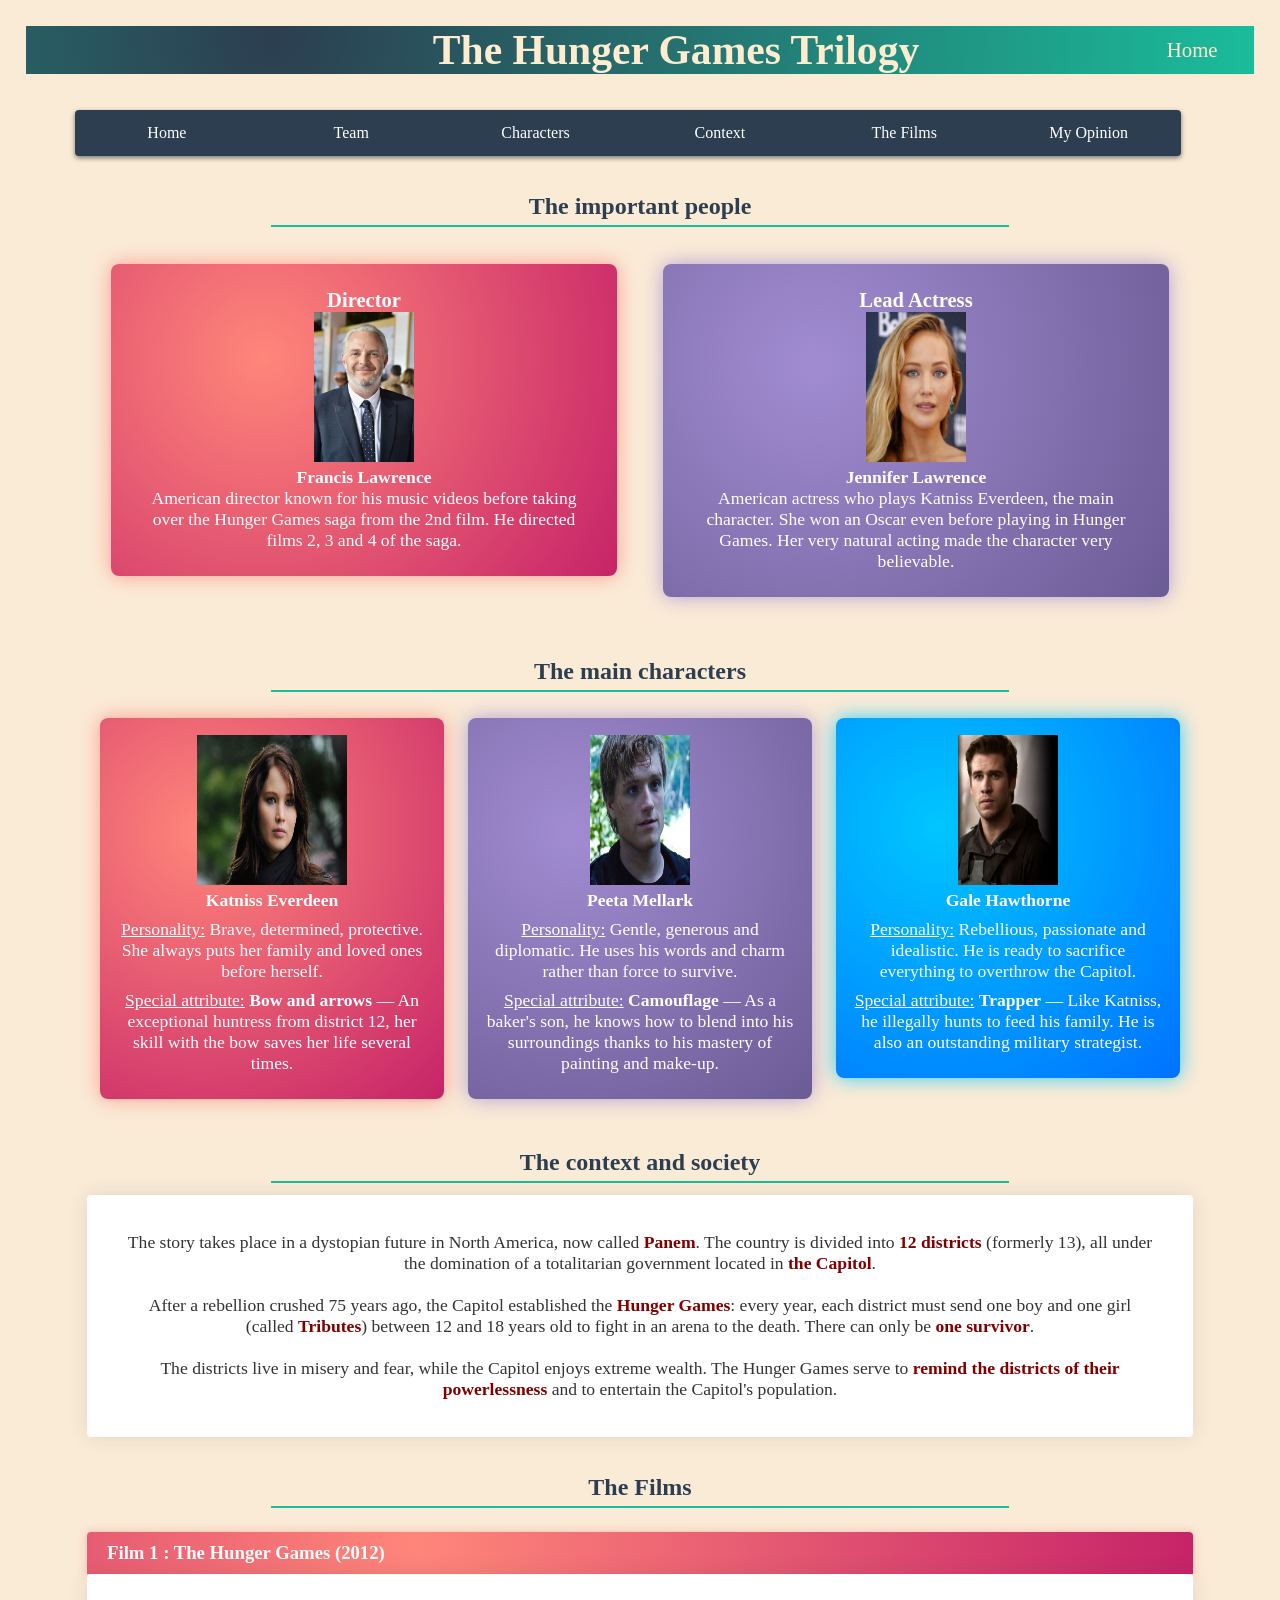
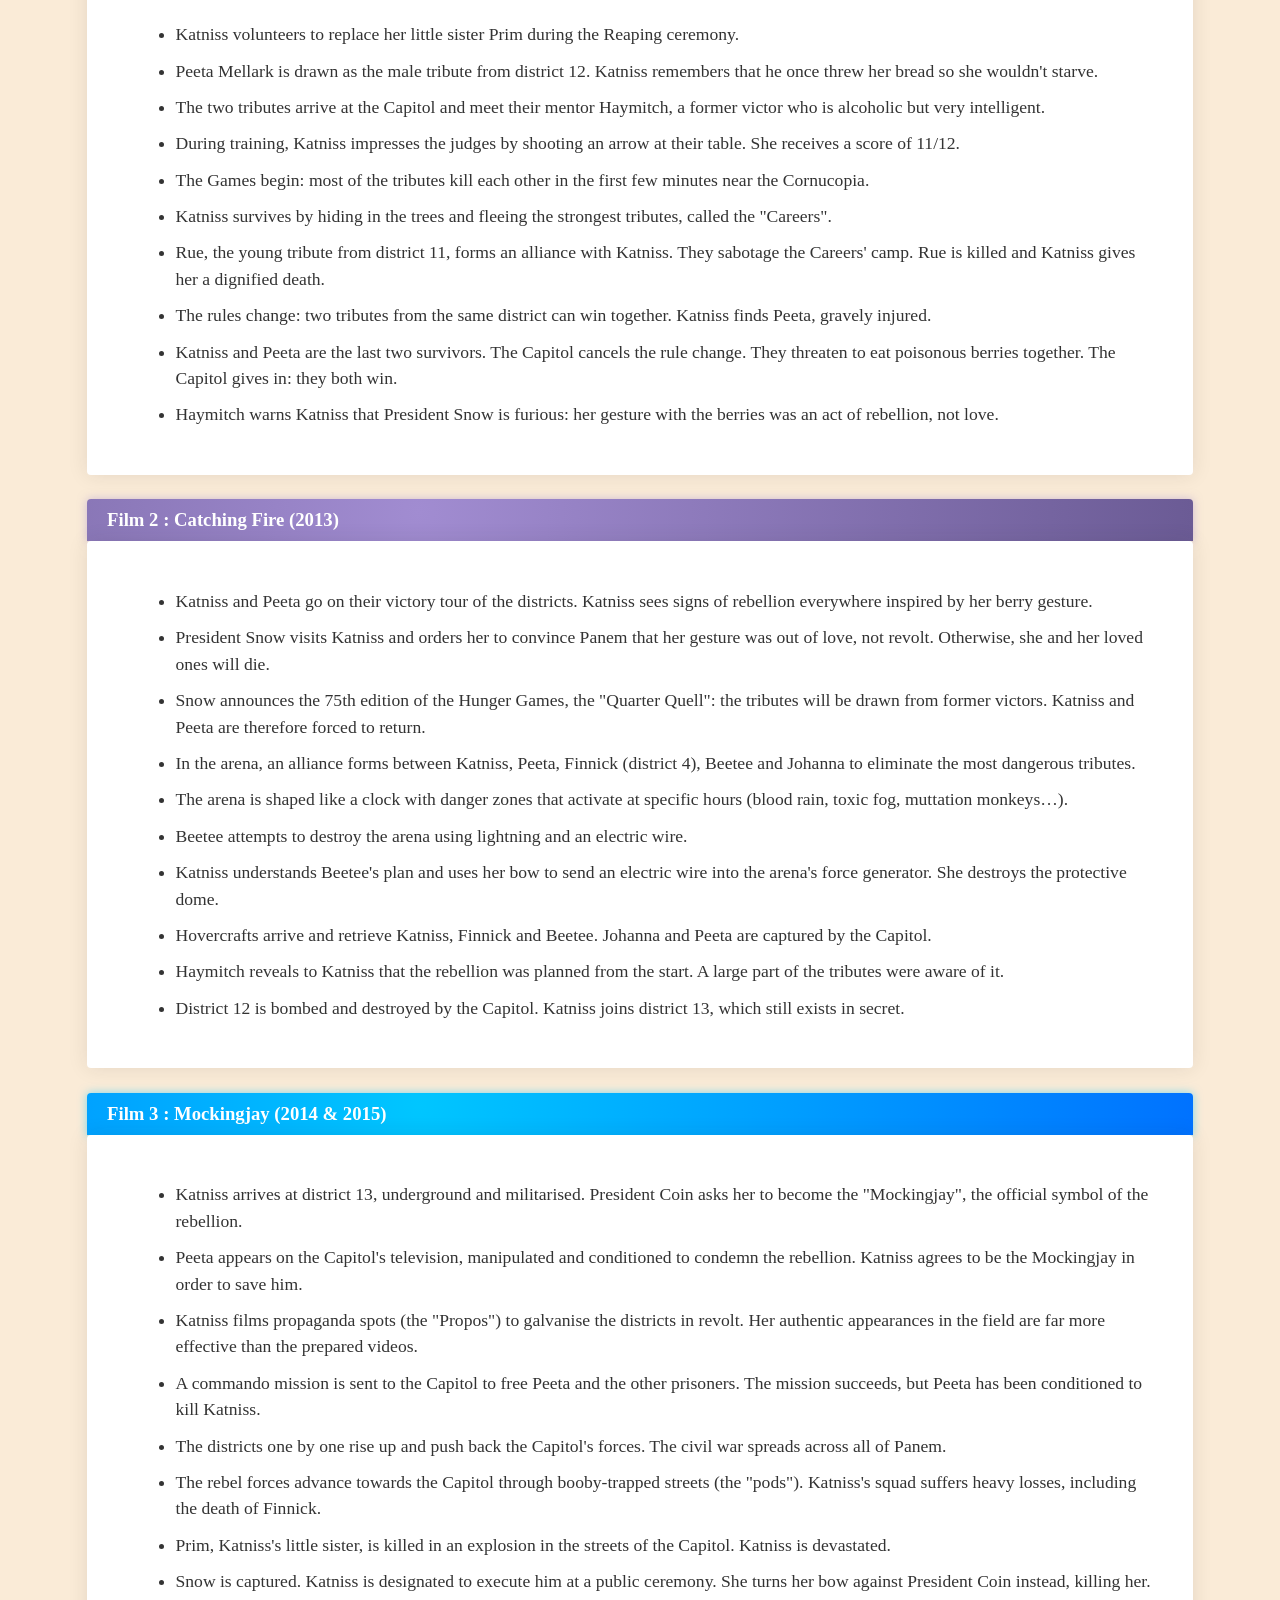
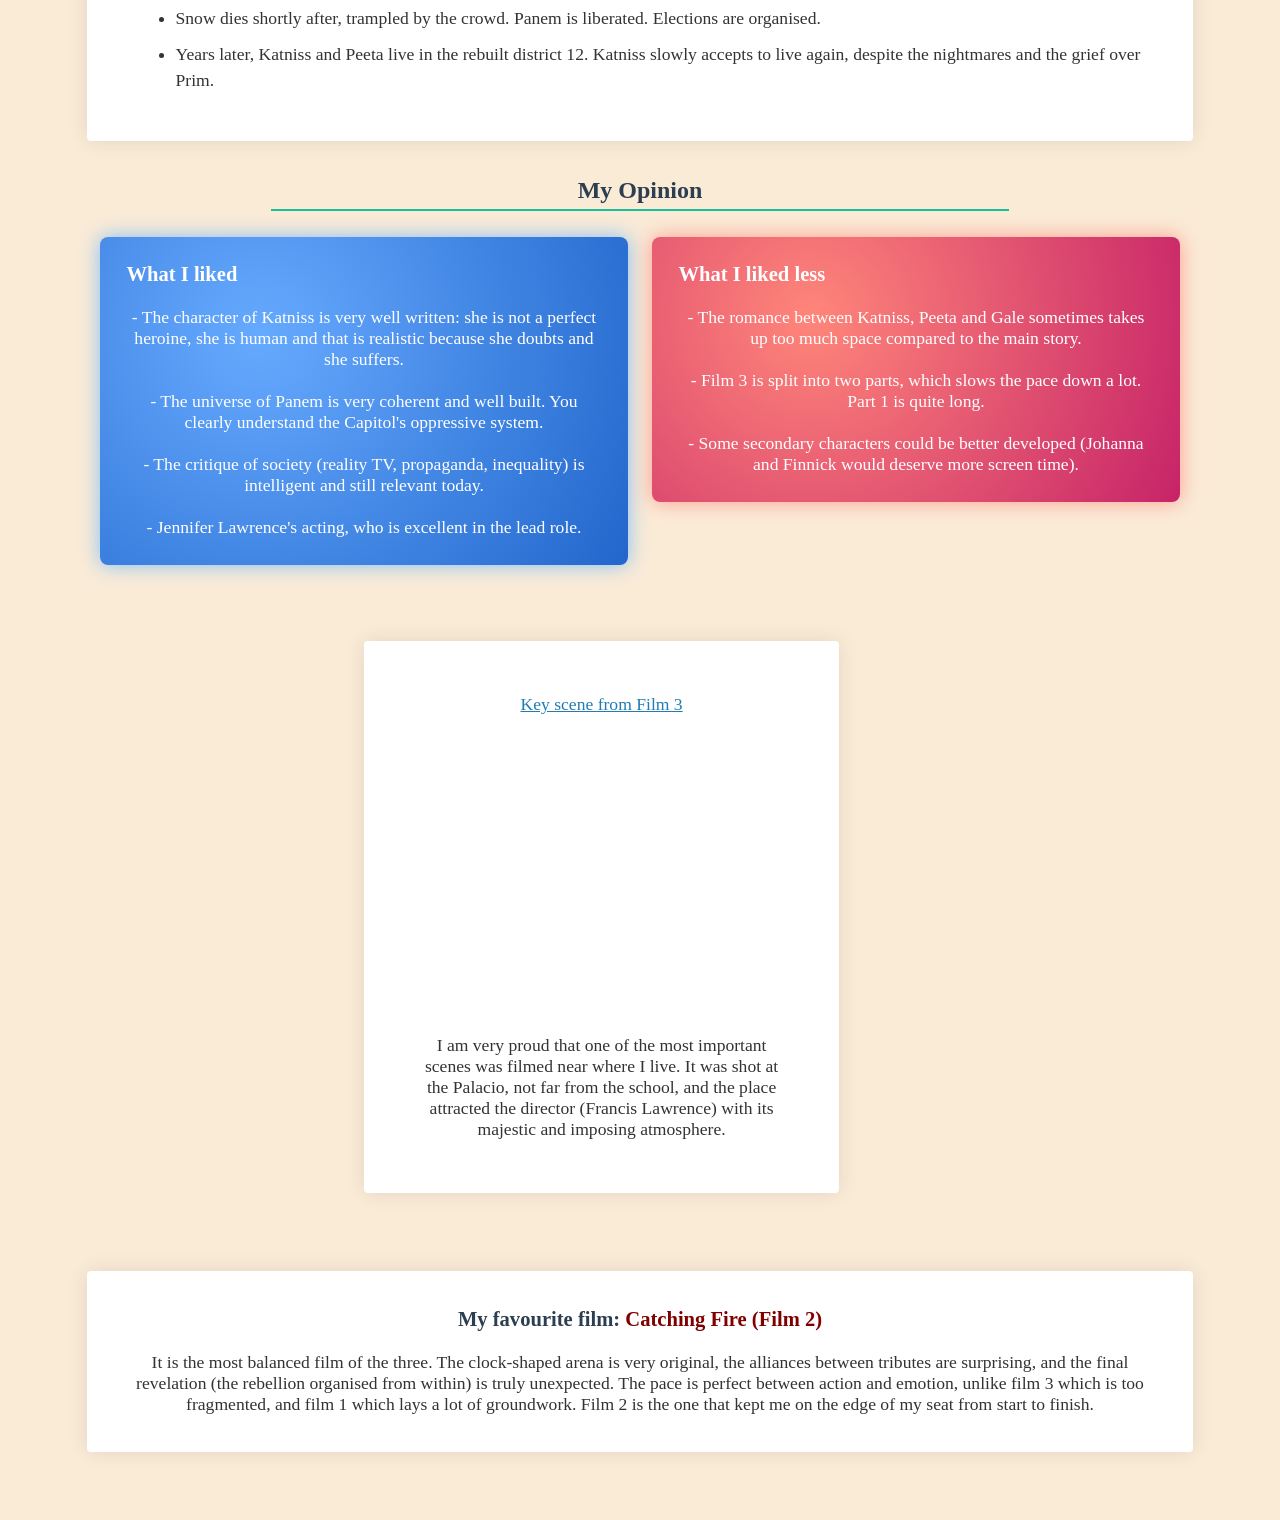
<file: Hunger Games/Hunger Games_eng.html>
<!DOCTYPE html>
<html>
<head>
    <meta charset="utf-8">
    <meta content="width=device-width, initial-scale=1.0">
    <title>Hunger Games</title>
    <link rel="stylesheet" href="HG.css">
</head>

<body>

<div class="titre">
    <h1 style="display: inline; margin: 0% 0% 0% 13%;">The Hunger Games Trilogy</h1>
    <div style="display: inline; float: right; margin: 1% 3% 1% 0%;">
        <a href="../Accueil/Accueil_eng.html" style="text-decoration: none; color: blanchedalmond;">Home</a>
    </div>
</div>

<nav class="navbar">
    <ul>
        <li><a href="../Accueil/Accueil_eng.html">Home</a></li>
        <li><a href="#equipe">Team</a></li>
        <li><a href="#personnages">Characters</a></li>
        <li><a href="#contexte">Context</a></li>
        <li><a href="#films">The Films</a></li>
        <li><a href="#avis">My Opinion</a></li>
    </ul>
</nav>

<div id="equipe">
    <h2 class="section-title">The important people</h2>
</div>

<table style="width: 90%; margin: 1% auto;">
    <tr>
        <td style="width: 50%; text-align: center; vertical-align: top; padding: 2%;">
            <div class="container-info ROW1">
                <h3>Director</h3>
                <img src="Francis.jpg"><br>
                <b>Francis Lawrence</b>
                <p>American director known for his music videos before taking over the Hunger Games saga from the 2nd film. He directed films 2, 3 and 4 of the saga.</p>
            </div>
        </td>
        <td style="width: 50%; text-align: center; vertical-align: top; padding: 2%;">
            <div class="container-info ROW2">
                <h3>Lead Actress</h3>
                <img src="Jennyfer.jpg"><br>
                <b>Jennifer Lawrence</b>
                <p>American actress who plays Katniss Everdeen, the main character. She won an Oscar even before playing in Hunger Games. Her very natural acting made the character very believable.</p>
            </div>
        </td>
    </tr>
</table>

<div id="personnages">
    <h2 class="section-title">The main characters</h2>
</div>

<table style="width: 90%; margin: 1% auto;">
    <tr>

        <td style="width: 33%; text-align: center; vertical-align: top; padding: 1%;">
            <div class="container-info ROW1">
                <img src="Katnis.jpg" style="width: 150px;"><br>
                <b>Katniss Everdeen</b>
                <p style="margin: 8px 0;"><u>Personality:</u> Brave, determined, protective. She always puts her family and loved ones before herself.</p>
                <p style="margin: 8px 0;"><u>Special attribute:</u> <b>Bow and arrows</b> — An exceptional huntress from district 12, her skill with the bow saves her life several times.</p>
            </div>
        </td>

        <td style="width: 33%; text-align: center; vertical-align: top; padding: 1%;">
            <div class="container-info ROW2">
                <img src="Peeta.png"><br>
                <b>Peeta Mellark</b>
                <p style="margin: 8px 0;"><u>Personality:</u> Gentle, generous and diplomatic. He uses his words and charm rather than force to survive.</p>
                <p style="margin: 8px 0;"><u>Special attribute:</u> <b>Camouflage</b> — As a baker's son, he knows how to blend into his surroundings thanks to his mastery of painting and make-up.</p>
            </div>
        </td>

        <td style="width: 33%; text-align: center; vertical-align: top; padding: 1%;">
            <div class="container-info ROW3">
                <img src="Gale.jpg"><br>
                <b>Gale Hawthorne</b>
                <p style="margin: 8px 0;"><u>Personality:</u> Rebellious, passionate and idealistic. He is ready to sacrifice everything to overthrow the Capitol.</p>
                <p style="margin: 8px 0;"><u>Special attribute:</u> <b>Trapper</b> — Like Katniss, he illegally hunts to feed his family. He is also an outstanding military strategist.</p>
            </div>
        </td>

    </tr>
</table>

<div id="contexte">
    <h2 class="section-title">The context and society</h2>
</div>

<div class="container-bloc">
    <p>The story takes place in a dystopian future in North America, now called <b>Panem</b>. The country is divided into <b>12 districts</b> (formerly 13), all under the domination of a totalitarian government located in <b>the Capitol</b>.</p>
    <br>
    <p>After a rebellion crushed 75 years ago, the Capitol established the <b>Hunger Games</b>: every year, each district must send one boy and one girl (called <b>Tributes</b>) between 12 and 18 years old to fight in an arena to the death. There can only be <b>one survivor</b>.</p>
    <br>
    <p>The districts live in misery and fear, while the Capitol enjoys extreme wealth. The Hunger Games serve to <b>remind the districts of their powerlessness</b> and to entertain the Capitol's population.</p>
</div>


<div id="films">
    <h2 class="section-title">The Films</h2>
</div>


<div class="film-titre ROW1-full">
    <h3>Film 1 : The Hunger Games (2012)</h3>
</div>
<div class="container-bloc">
    <ul class="evenements">
        <li>Katniss volunteers to replace her little sister Prim during the Reaping ceremony.</li>
        <li>Peeta Mellark is drawn as the male tribute from district 12. Katniss remembers that he once threw her bread so she wouldn't starve.</li>
        <li>The two tributes arrive at the Capitol and meet their mentor Haymitch, a former victor who is alcoholic but very intelligent.</li>
        <li>During training, Katniss impresses the judges by shooting an arrow at their table. She receives a score of 11/12.</li>
        <li>The Games begin: most of the tributes kill each other in the first few minutes near the Cornucopia.</li>
        <li>Katniss survives by hiding in the trees and fleeing the strongest tributes, called the "Careers".</li>
        <li>Rue, the young tribute from district 11, forms an alliance with Katniss. They sabotage the Careers' camp. Rue is killed and Katniss gives her a dignified death.</li>
        <li>The rules change: two tributes from the same district can win together. Katniss finds Peeta, gravely injured.</li>
        <li>Katniss and Peeta are the last two survivors. The Capitol cancels the rule change. They threaten to eat poisonous berries together. The Capitol gives in: they both win.</li>
        <li>Haymitch warns Katniss that President Snow is furious: her gesture with the berries was an act of rebellion, not love.</li>
    </ul>
</div>


<div class="film-titre ROW2-full">
    <h3>Film 2 : Catching Fire (2013)</h3>
</div>
<div class="container-bloc">
    <ul class="evenements">
        <li>Katniss and Peeta go on their victory tour of the districts. Katniss sees signs of rebellion everywhere inspired by her berry gesture.</li>
        <li>President Snow visits Katniss and orders her to convince Panem that her gesture was out of love, not revolt. Otherwise, she and her loved ones will die.</li>
        <li>Snow announces the 75th edition of the Hunger Games, the "Quarter Quell": the tributes will be drawn from former victors. Katniss and Peeta are therefore forced to return.</li>
        <li>In the arena, an alliance forms between Katniss, Peeta, Finnick (district 4), Beetee and Johanna to eliminate the most dangerous tributes.</li>
        <li>The arena is shaped like a clock with danger zones that activate at specific hours (blood rain, toxic fog, muttation monkeys…).</li>
        <li>Beetee attempts to destroy the arena using lightning and an electric wire.</li>
        <li>Katniss understands Beetee's plan and uses her bow to send an electric wire into the arena's force generator. She destroys the protective dome.</li>
        <li>Hovercrafts arrive and retrieve Katniss, Finnick and Beetee. Johanna and Peeta are captured by the Capitol.</li>
        <li>Haymitch reveals to Katniss that the rebellion was planned from the start. A large part of the tributes were aware of it.</li>
        <li>District 12 is bombed and destroyed by the Capitol. Katniss joins district 13, which still exists in secret.</li>
    </ul>
</div>


<div class="film-titre ROW3-full">
    <h3>Film 3 : Mockingjay (2014 &amp; 2015)</h3>
</div>
<div class="container-bloc">
    <ul class="evenements">
        <li>Katniss arrives at district 13, underground and militarised. President Coin asks her to become the "Mockingjay", the official symbol of the rebellion.</li>
        <li>Peeta appears on the Capitol's television, manipulated and conditioned to condemn the rebellion. Katniss agrees to be the Mockingjay in order to save him.</li>
        <li>Katniss films propaganda spots (the "Propos") to galvanise the districts in revolt. Her authentic appearances in the field are far more effective than the prepared videos.</li>
        <li>A commando mission is sent to the Capitol to free Peeta and the other prisoners. The mission succeeds, but Peeta has been conditioned to kill Katniss.</li>
        <li>The districts one by one rise up and push back the Capitol's forces. The civil war spreads across all of Panem.</li>
        <li>The rebel forces advance towards the Capitol through booby-trapped streets (the "pods"). Katniss's squad suffers heavy losses, including the death of Finnick.</li>
        <li>Prim, Katniss's little sister, is killed in an explosion in the streets of the Capitol. Katniss is devastated.</li>
        <li>Snow is captured. Katniss is designated to execute him at a public ceremony. She turns her bow against President Coin instead, killing her.</li>
        <li>Snow dies shortly after, trampled by the crowd. Panem is liberated. Elections are organised.</li>
        <li>Years later, Katniss and Peeta live in the rebuilt district 12. Katniss slowly accepts to live again, despite the nightmares and the grief over Prim.</li>
    </ul>
</div>


<div id="avis">
    <h2 class="section-title">My Opinion</h2>
</div>

<table style="width: 90%; margin: 1% auto;">
    <tr>
        <td style="width: 50%; vertical-align: top; padding: 1%;">
            <div class="container-info ROW0">
                <h3>What I liked</h3>
                <br>
                <p>- The character of Katniss is very well written: she is not a perfect heroine, she is human and that is realistic because she doubts and she suffers.</p>
                <br>
                <p>- The universe of Panem is very coherent and well built. You clearly understand the Capitol's oppressive system.</p>
                <br>
                <p>- The critique of society (reality TV, propaganda, inequality) is intelligent and still relevant today.</p>
                <br>
                <p>- Jennifer Lawrence's acting, who is excellent in the lead role.</p>
            </div>
        </td>
        <td style="width: 50%; vertical-align: top; padding: 1%;">
            <div class="container-info ROW1">
                <h3>What I liked less</h3>
                <br>
                <p>- The romance between Katniss, Peeta and Gale sometimes takes up too much space compared to the main story.</p>
                <br>
                <p>- Film 3 is split into two parts, which slows the pace down a lot. Part 1 is quite long.</p>
                <br>
                <p>- Some secondary characters could be better developed (Johanna and Finnick would deserve more screen time).</p>
            </div>
        </td>
    </tr>
    <tr>
        <td style="width: 50%; vertical-align: top; padding: 1%;">
            <div class="container-bloc" style="text-align: center; margin: 10% 50%; padding : 10% 10% 10% 10%;">
                <p> <a href="https://www.youtube.com/watch?v=5p-_eL2q0TI">Key scene from Film 3</a> </p>
                <iframe width="450" height="315" src="https://www.youtube.com/embed/xvFZjo5PgG0?start=1" style="border: none;" allow="accelerometer; autoplay; clipboard-write; encrypted-media; gyroscope; picture-in-picture; web-share" allowfullscreen> </iframe>
                <p>I am very proud that one of the most important scenes was filmed near where I live. It was shot at the Palacio, not far from the school, and the place attracted the director (Francis Lawrence) with its majestic and imposing atmosphere.</p>
            </div>
        </td>
    </tr>
</table>

<div class="container-bloc" style="text-align: center;">
    <h3>My favourite film: <b>Catching Fire (Film 2)</b></h3>
    <br>
    <p>It is the most balanced film of the three. The clock-shaped arena is very original, the alliances between tributes are surprising, and the final revelation (the rebellion organised from within) is truly unexpected. The pace is perfect between action and emotion, unlike film 3 which is too fragmented, and film 1 which lays a lot of groundwork. Film 2 is the one that kept me on the edge of my seat from start to finish.</p>
</div>

<p><br></p>

</body>
</html>
</file>
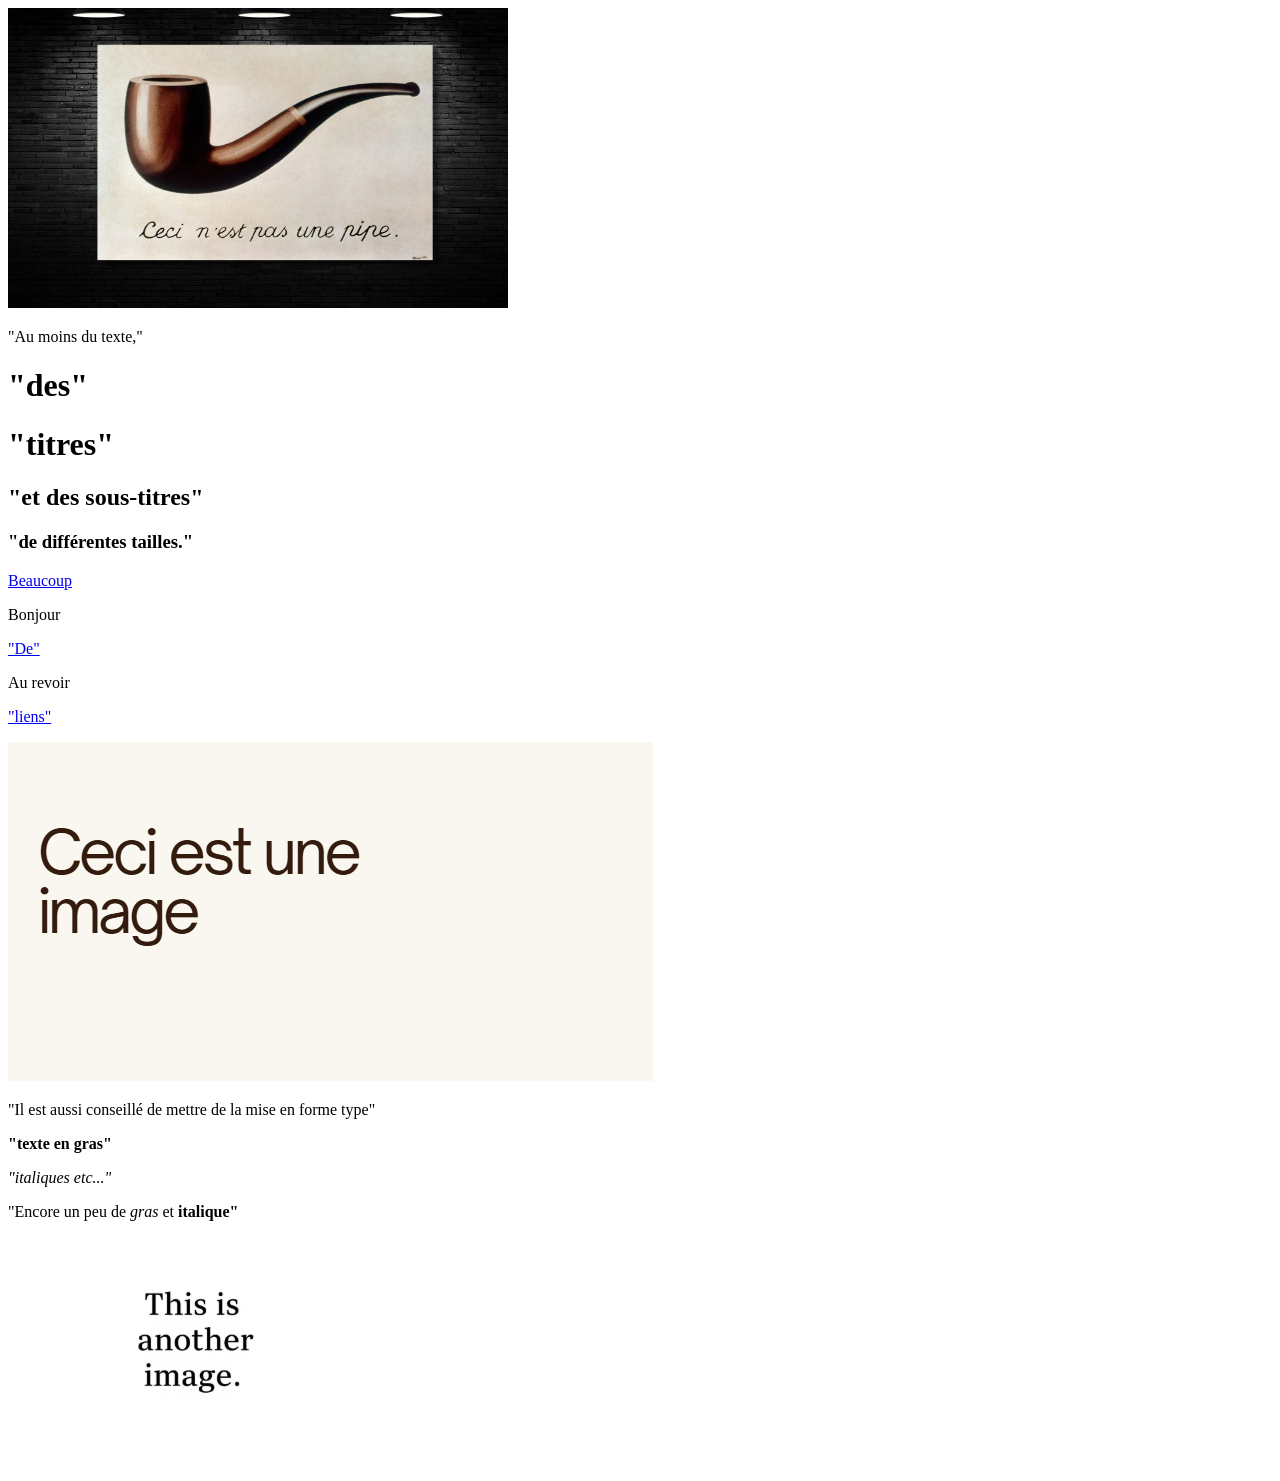
<file: Minimum/minimum.html>
<!DOCTYPE html>
<html lang="fr">
<head>
    <meta charset="UTF-8">
    <meta http-equiv="X-UA-Compatible" content="IE=edge">
    <meta name="viewport" content="width=device-width, initial-scale=1.0">
    <link rel="stylesheet" href="minimum.css">
    <title>Page trop nulle</title>
</head>
<body>
    <img id="taille" src="pipe.webp">
    <p>"Au moins du texte,"</p>
    <h1>"des"</h1>
    <h1>"titres"</h1>
    <h2>"et des sous-titres"</h2>
    <h3>"de différentes tailles."</h3>
    <a href="../Accueil/Accueil.html">Beaucoup</a>
    <p>Bonjour</p>
    <a href="https://claude.ai/new">"De"</a>
    <p>Au revoir</p>
    <a href="https://openai.com/fr-FR/codex/">"liens"</a>
    <p></p>
    <img src="image.png">
    <p>"Il est aussi conseillé de mettre de la mise en forme type"</p>
    <p class="grece">"texte en gras"</p>
    <p class="italy">"italiques etc..."</p>
    <p>"Encore un peu de <span class=italy>gras</span> et <span class=grece>italique"</span></p>
    <img src="autreImage.png">
</body>
</html>
</file>
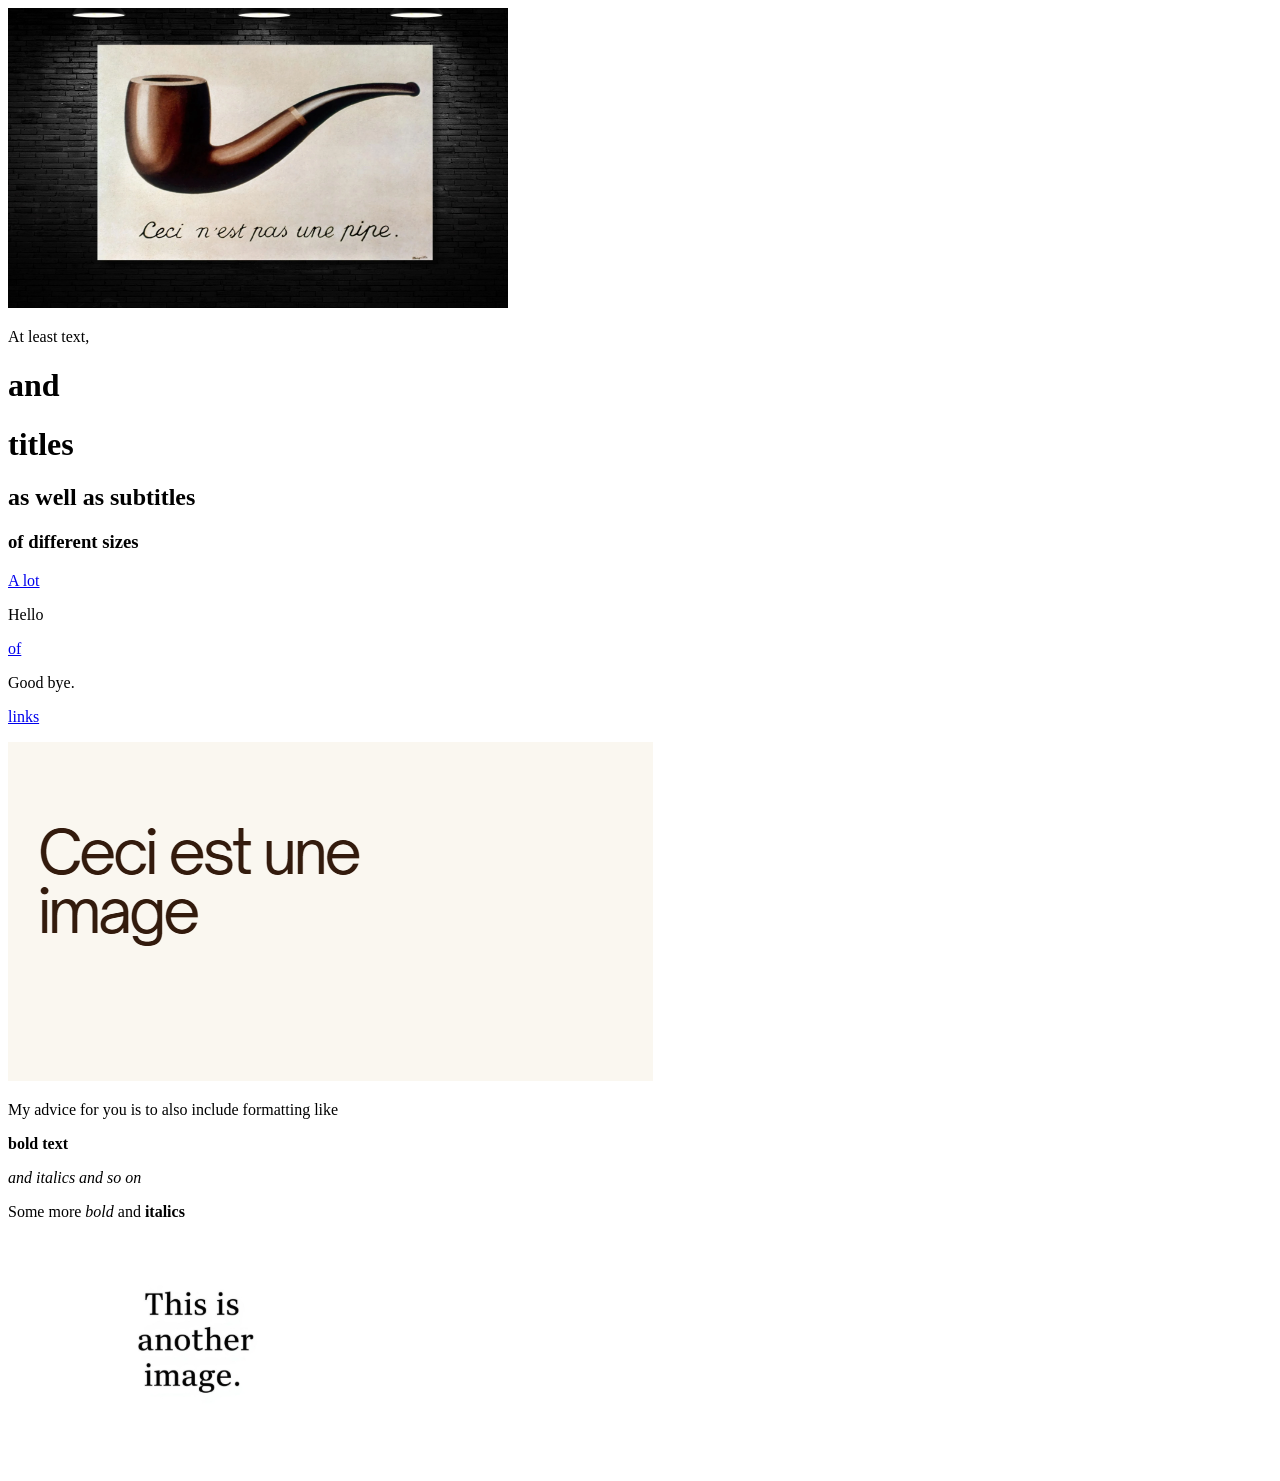
<file: Minimum/minimum_eng.html>
<!DOCTYPE html>
<html lang="fr">
<head>
    <meta charset="UTF-8">
    <meta http-equiv="X-UA-Compatible" content="IE=edge">
    <meta name="viewport" content="width=device-width, initial-scale=1.0">
    <link rel="stylesheet" href="minimum.css">
    <title>Page trop nulle</title>
</head>
    <body>
    <img id="taille" src="pipe.webp">
    <p>At least text,</p>
    <h1>and</h1>
    <h1>titles</h1>
    <h2>as well as subtitles</h2>
    <h3>of different sizes</h3>
    <a href="../Accueil/Accueil_eng.html">A lot</a>
    <p>Hello</p>
    <a href="https://claude.ai/new">of</a>
    <p>Good bye.</p>
    <a href="https://openai.com/fr-FR/codex/">links</a>
    <p> </p>
    <img src="image.png">
    <p>My advice for you is to also include formatting like</p>
    <p class="grece">bold text</p>
    <p class="italy">and italics and so on</p>
    <p>Some more <span class=italy>bold</span> and <span class=grece>italics</span></p>
    <img src="autreImage.png">
</body>
</html>
</file>
<file: Accueil/Accueil.css>
body {
    background-color:antiquewhite;
    justify-content: center;
    color: #333;
    margin: 2%;
    font-family: 'Times New Roman', Times, serif;
    align-items: center;
    flex-direction: line;
    min-height: 100vh;
}

.hover-button {
    padding: 10px 20px;
    background-color: #2c3e50;
    color: white;
    border: none;
    border-radius: 4px;
    cursor: pointer;
    position: relative;
}

.hover-text {
    position: absolute;
    top: 100%;
    left: 50%;
    transform: translateX(-50%);
    background-color: #f9f9f9;
    padding: 10px;
    border-radius: 4px;
    box-shadow: 0 2px 5px rgba(0,0,0,0.2);
    opacity: 0;
    transition: opacity 0.3s ease;
    margin-top: 5px;
    width: 120px;
    text-align: center;
}

.hover-text a {
    color: #2c3e50;
    text-decoration: none;
    display: block;
}

.hover-button:hover + .hover-text {
    opacity: 1;
}

.hover-text:hover {
    opacity: 1;
}

.hover-text a:hover{
    background-color:beige;
}

.titre {
    background: radial-gradient(circle at 20% 20%, #2c3e50, #1abc9c);
    background-repeat: no-repeat;/*ne repete pas le fond d'écran*/
    background-size: cover;/*couvre toute la surface donnée au titre*/
    font-size: 1.3rem;
    text-align: center;
    display: block;
    width:100%;
}

h1 {
    color: blanchedalmond;
    text-shadow: 2px 2px 4px rgba(0, 0, 0, 0.5);
}

b {color : maroon ;}

p {text-align: center;}

a {color : rgb(33, 124, 180)}

.indent {text-indent: 2% ;}

.colonnes {
    column-count: 2;
    align-content: center;
}

ul {list-style-type: none ;}


* {
    margin: 0;
    padding: 0;
    box-sizing: border-box;
}

.navbar {
    background-color: #2c3e50;
    border-radius: 4px;
    margin: 3% 4% 2%;
    overflow: hidden;
    box-shadow: 0 2px 5px rgba(0, 0, 0, 0.5);
    width: 70%;
    justify-self: center;
}

.navbar a {
    display: block;
    color: white;
    text-align: center;
    padding: 16px;
    text-decoration: none;
    font-weight: 500;
    transition: all 0.3s ease;
}

.navbar a:hover {
    background-color: #34495e;
}

.navbar a.active {
    background-color: #1abc9c;
}

.navbar ul {
    display: flex;
    list-style: none;
    width: 100%;
}

.navbar li {
    flex: 1;
}

#right{float: right; margin: 2% 8%}
#left{float: left; margin: 2% 8%}

* {
    margin: 0;
    padding: 0;
    box-sizing: border-box;
}

.titre {
    background: radial-gradient(circle at 20% 20%, #2c3e50, #1abc9c);
    background-repeat: no-repeat;/*ne repete pas le fond d'écran*/
    background-size: cover;/*couvre toute la surface donnée au titre*/
    font-size: 1.3rem;
    text-align: center;
    display: block;
    width:100%;
}

h1 {
    color: blanchedalmond;
    text-shadow: 2px 2px 4px rgba(0, 0, 0, 0.5);
}

.container {
    position: relative;
    width: 500px;
    height: 500px;
    display: flex;
    justify-content: center;
    align-items: center;
}

.orbit {
    position: relative;
    width: 400px;
    height: 400px;
    border-radius: 50%;
    animation: rotate 15s linear infinite;
}

.counter-orbit {
    display: flex;
    justify-content: center;
    align-items: center;
    width: 100%;
    height: 100%;
    animation: counter-rotate 15s linear infinite;
}

@keyframes rotate {
    from {
        transform: rotate(0deg);
    }
    to {
        transform: rotate(360deg);
    }
}

@keyframes counter-rotate {
    from {
        transform: rotate(0deg);
    }
    to {
        transform: rotate(-360deg);
    }
}

.sphere {
    position: relative;
    width: 100%;
    height: 100%;
    background: radial-gradient(circle at 30% 30%, #6af, #26c);
    box-shadow: 0 0 20px rgba(100, 180, 255, 0.8);
    border-radius: 50%;
    display: flex;
    justify-content: center;
    align-items: center;
    transition: all 0.3s ease;
}

.sphere-container {
    position: absolute;
    width: 100px;
    height: 100px;
    top: 50%;
    left: 50%;
    transform-origin: 0 0;
    transform: translate(-50%, -50%) rotate(var(--rotation-offset)) translateX(160px) rotate(calc(-1 * var(--rotation-offset)));
}

.sphere-1 {
    background: radial-gradient(circle at 30% 30%, #ff867a, #c62368);
    box-shadow: 0 0 20px rgba(255, 134, 122, 0.8);
}

.sphere-2 {
    background: radial-gradient(circle at 30% 30%, #a18cd1, #6b5b95);
    box-shadow: 0 0 20px rgba(161, 140, 209, 0.8);
}

.sphere-3 {
    background: radial-gradient(circle at 30% 30%, #00c6ff, #0072ff);
    box-shadow: 0 0 20px rgba(0, 198, 255, 0.8);
}

.sphere-text {
    color: white;
    font-weight: bold;
    text-decoration: none;
    font-size: 16px;
    text-align: center;
    text-shadow: 1px 1px 3px rgba(0, 0, 0, 0.8);
    width: 100%;
    transition: all 0.3s ease;
    background-color: transparent; /* Supprime le fond */
    border-radius: 50%; /* Rend le fond circulaire */
}

@media (max-width: 700px) {
    .container {
        width: 350px;
        height: 350px;
    }

    .orbit {
        width: 250px;
        height: 250px;
    }

    .sphere-container {
        width: 70px;
        height: 70px;
        transform: translate(-50%, -50%) rotate(var(--rotation-offset)) translateX(75px) rotate(calc(-1 * var(--rotation-offset)));
    }

    .sphere-text {
        font-size: 12px;
        padding: 6px;
    }

    .titre {
        font-size: 1rem;
        padding: 10px 0;
    }
}

@media (max-width: 400px) {
    .container {
        width: 280px;
        height: 280px;
    }

    .orbit {
        width: 200px;
        height: 200px;
    }

    .sphere-container {
        width: 60px;
        height: 60px;
        transform: translate(-50%, -50%) rotate(var(--rotation-offset)) translateX(100px) rotate(calc(-1 * var(--rotation-offset)));
    }

    .sphere-text {
        font-size: 10px;
        padding: 4px;
    }
}

/* Effet de zoom pour la sphère survolée */
.sphere-zoomed {
    transform: scale(1.2);
    z-index: 20; /* Pour s'assurer que la sphère zoomée est au-dessus des autres */
    box-shadow: 0 0 30px rgba(255, 255, 255, 0.9); /* Ombre plus prononcée */
    background: radial-gradient(circle at 30% 30%, #ffcc00, #ff6600);

}

.sphere-darkened {
    filter: brightness(0.7) saturate(0.7);
    opacity: 0.7;
}
</file>
<file: Clash Royale/CR.css>
body {
    background-color:antiquewhite;
    justify-content: center;
    color: #333;
    margin: 2%;
    font-family: 'Times New Roman', Times, serif;
    align-items: center;
    flex-direction: line;
    min-height: 100vh;
    background-image: url("https://www.deckshop.pro/img/card_evo/MegaKnight.png"    );
}

.titre {
    background: radial-gradient(circle at 20% 20%, #2c3e50, #1abc9c);
    background-repeat: no-repeat;
    background-size: cover;/*couvre toute la surface donnée au titre*/
    font-size: 1.3rem;
    text-align: center;
    display: block;
    width:100%;
}

h1 {
    color: blanchedalmond;
    text-shadow: 2px 2px 4px rgba(0, 0, 0, 0.5);
}

.groupe {
    background-color: white;
    box-shadow: 0 0 20px rgba(43, 43, 43, 0.1);
    border-radius: 4px;
    position: relative;
    width: 90%;
    margin: 0% auto 2%;
    padding: 3%;
    font-size: 1.1rem;
    text-align: center;
    color: cadetblue;
}

#title {
    background: radial-gradient(circle at 50% 10%, #1abc9c, #2c3e50);
    background-repeat: no-repeat;
    background-size: cover;/*couvre toute la surface donnée au titre*/
    text-align: center;
    display: block;

    margin: 3% auto 1%;
    font-size: 1.5rem;
    color: #2c3e50;
    border-bottom: 2px solid #1abc9c;
    width: 60%;
    padding-bottom: 5px;
}
</file>
<file: Echecs/Echecs.css>
body {
    background-color: antiquewhite ;
    justify-content: center;
    color: #333;
    margin: 2%;
    font-family: 'Times New Roman', Times, serif;
}

.titre {
    background: radial-gradient(circle at 20% 20%, #2c3e50, #1abc9c);
    background-repeat: no-repeat;/*ne repete pas le fond d'écran*/
    background-size: cover;/*couvre toute la surface donnée au titre*/
    font-size: 1.3rem;
    text-align: center;
    display: block;
    width:100%;
}

b {color : maroon ;}

h1 {color: blanchedalmond ;}

.container {
    background-color: white;
    box-shadow: 0 0 20px rgba(43, 43, 43, 0.1);
    border-radius: 50px;
    position: relative;
    width: 85%;
    margin: 5% 0%;
    padding: 3%;
    font-size: 1.2rem;
    overflow: hidden;
    justify-self: center;
}

#th{
    height: 50px;
    text-justify: center;
}

#p1 {
    height: 330px;
}

.ROW0 {
    background: radial-gradient(circle at 30% 30%, #6af, #26c);
    box-shadow: 0 0 20px rgba(100, 180, 255, 0.8);
    position: relative;
    width: 90%;
    padding: 10px;
    font-size: 1.2rem;
    overflow: hidden;
    justify-self: center;
    border-radius: 3%;
    margin: 0% 2%;
}

.ROW1 {
    background: radial-gradient(circle at 30% 30%, #ff867a, #c62368);
    box-shadow: 0 0 20px rgba(255, 134, 122, 0.8);
    position: relative;
    width: 90%;
    padding: 10px;
    font-size: 1.2rem;
    overflow: hidden;
    justify-self: center;
    border-radius: 3%;
    margin: 2%;
}

.ROW2 {
    background: radial-gradient(circle at 30% 30%, #a18cd1, #6b5b95);
    box-shadow: 0 0 20px rgba(161, 140, 209, 0.8);
    position: relative;
    width: 90%;
    padding: 10px;
    font-size: 1.2rem;
    overflow: hidden;
    justify-self: center;
    border-radius: 3%;
    margin: 2%;
}

.ROW3 {
    background: radial-gradient(circle at 30% 30%, #00c6ff, #0072ff);
    box-shadow: 0 0 20px rgba(0, 198, 255, 0.8);
    position: relative;
    width: 90%;
    padding: 10px;
    font-size: 1.2rem;
    overflow: hidden;
    justify-self: center;
    border-radius: 3%;
    margin: 2%;
}

/*
table,th,td, tr{border:1px solid #0d0202}
*/
</file>
<file: Hunger Games/HG.css>
body {
  background-color: antiquewhite;
  justify-content: center;
  color: #333;
  margin: 2%;
  font-family: 'Times New Roman', Times, serif;
}

.titre {
  background: radial-gradient(circle at 20% 20%, #2c3e50, #1abc9c);
  background-repeat: no-repeat;
  background-size: cover;
  font-size: 1.3rem;
  text-align: center;
  display: block;
  width: 100%;
}

h1 { color: blanchedalmond; }

h2 { color: #2c3e50; }

h3 { color: #2c3e50; }

b { color: maroon; }

p { text-align: center; }

a { color: rgb(33, 124, 180); }

ul { list-style-type: none; }

img {
  width: 100px;
  height: 150px;
}

* {
  margin: 0;
  padding: 0;
  box-sizing: border-box;
}



.navbar {
  background-color: #2c3e50;
  border-radius: 4px;
  margin: 3% 4% 2%;
  overflow: hidden;
  box-shadow: 0 2px 5px rgba(0, 0, 0, 0.5);
  width: 90%;
  justify-self: center;
}

.navbar a {
  display: block;
  color: white;
  text-align: center;
  padding: 14px;
  text-decoration: none;
  font-weight: 500;
  transition: all 0.3s ease;
}

.navbar a:hover {
  background-color: #34495e;
}

.navbar a.active {
  background-color: #1abc9c;
}

.navbar ul {
  display: flex;
  list-style: none;
  width: 100%;
}

.navbar li {
  flex: 1;
}



.section-title {
  text-align: center;
  margin: 3% auto 1%;
  font-size: 1.5rem;
  color: #2c3e50;
  border-bottom: 2px solid #1abc9c;
  width: 60%;
  padding-bottom: 5px;
}



.film-titre {
  width: 90%;
  margin: 2% auto 0%;
  padding: 10px 20px;
  border-radius: 4px 4px 0 0;
  color: white;
}

.film-titre h3 {
  color: white;
  text-align: left;
  margin: 0;
}



.container-bloc {
  background-color: white;
  box-shadow: 0 0 20px rgba(43, 43, 43, 0.1);
  border-radius: 4px;
  position: relative;
  width: 90%;
  margin: 0% auto 2%;
  padding: 3%;
  font-size: 1.1rem;
}

.container-info {
  background-color: white;
  box-shadow: 0 0 20px rgba(43, 43, 43, 0.1);
  border-radius: 8px;
  padding: 5%;
  font-size: 1.1rem;
}



.ROW0 {
  background: radial-gradient(circle at 30% 30%, #6af, #26c);
  box-shadow: 0 0 20px rgba(100, 180, 255, 0.8);
  color: white;
}

.ROW0 h3, .ROW0 p, .ROW0 b { color: white; }

.ROW1 {
  background: radial-gradient(circle at 30% 30%, #ff867a, #c62368);
  box-shadow: 0 0 20px rgba(255, 134, 122, 0.8);
  color: white;
}

.ROW1 h3, .ROW1 p, .ROW1 b { color: white; }

.ROW2 {
  background: radial-gradient(circle at 30% 30%, #a18cd1, #6b5b95);
  box-shadow: 0 0 20px rgba(161, 140, 209, 0.8);
  color: white;
}

.ROW2 h3, .ROW2 p, .ROW2 b { color: white; }

.ROW3 {
  background: radial-gradient(circle at 30% 30%, #00c6ff, #0072ff);
  box-shadow: 0 0 20px rgba(0, 198, 255, 0.8);
  color: white;
}

.ROW3 h3, .ROW3 p, .ROW3 b { color: white; }

.ROW1-full {
  background: radial-gradient(circle at 30% 30%, #ff867a, #c62368);
  box-shadow: 0 0 10px rgba(255, 134, 122, 0.5);
}

.ROW2-full {
  background: radial-gradient(circle at 30% 30%, #a18cd1, #6b5b95);
  box-shadow: 0 0 10px rgba(161, 140, 209, 0.5);
}

.ROW3-full {
  background: radial-gradient(circle at 30% 30%, #00c6ff, #0072ff);
  box-shadow: 0 0 10px rgba(0, 198, 255, 0.5);
}



.evenements {
  list-style-type: disc;
  padding-left: 5%;
  text-align: left;
}

.evenements li {
  margin: 10px 0;
  line-height: 1.5;
}
</file>
<file: Minimum/minimum.css>
h1 {
  font-weight : bold;
}

body {
  background-color: white;
}

div {
  width: 500px;
  height: 200px;
  background-color: lightblue;
}

#taille {
  width : 500px;
  height : 300px;
}

#taille:hover{
  width : 1000px;
  height : 600px;
}


.grece {
  font-weight: bold;
}

.italy {
  font-style : italic;
}
</file>
